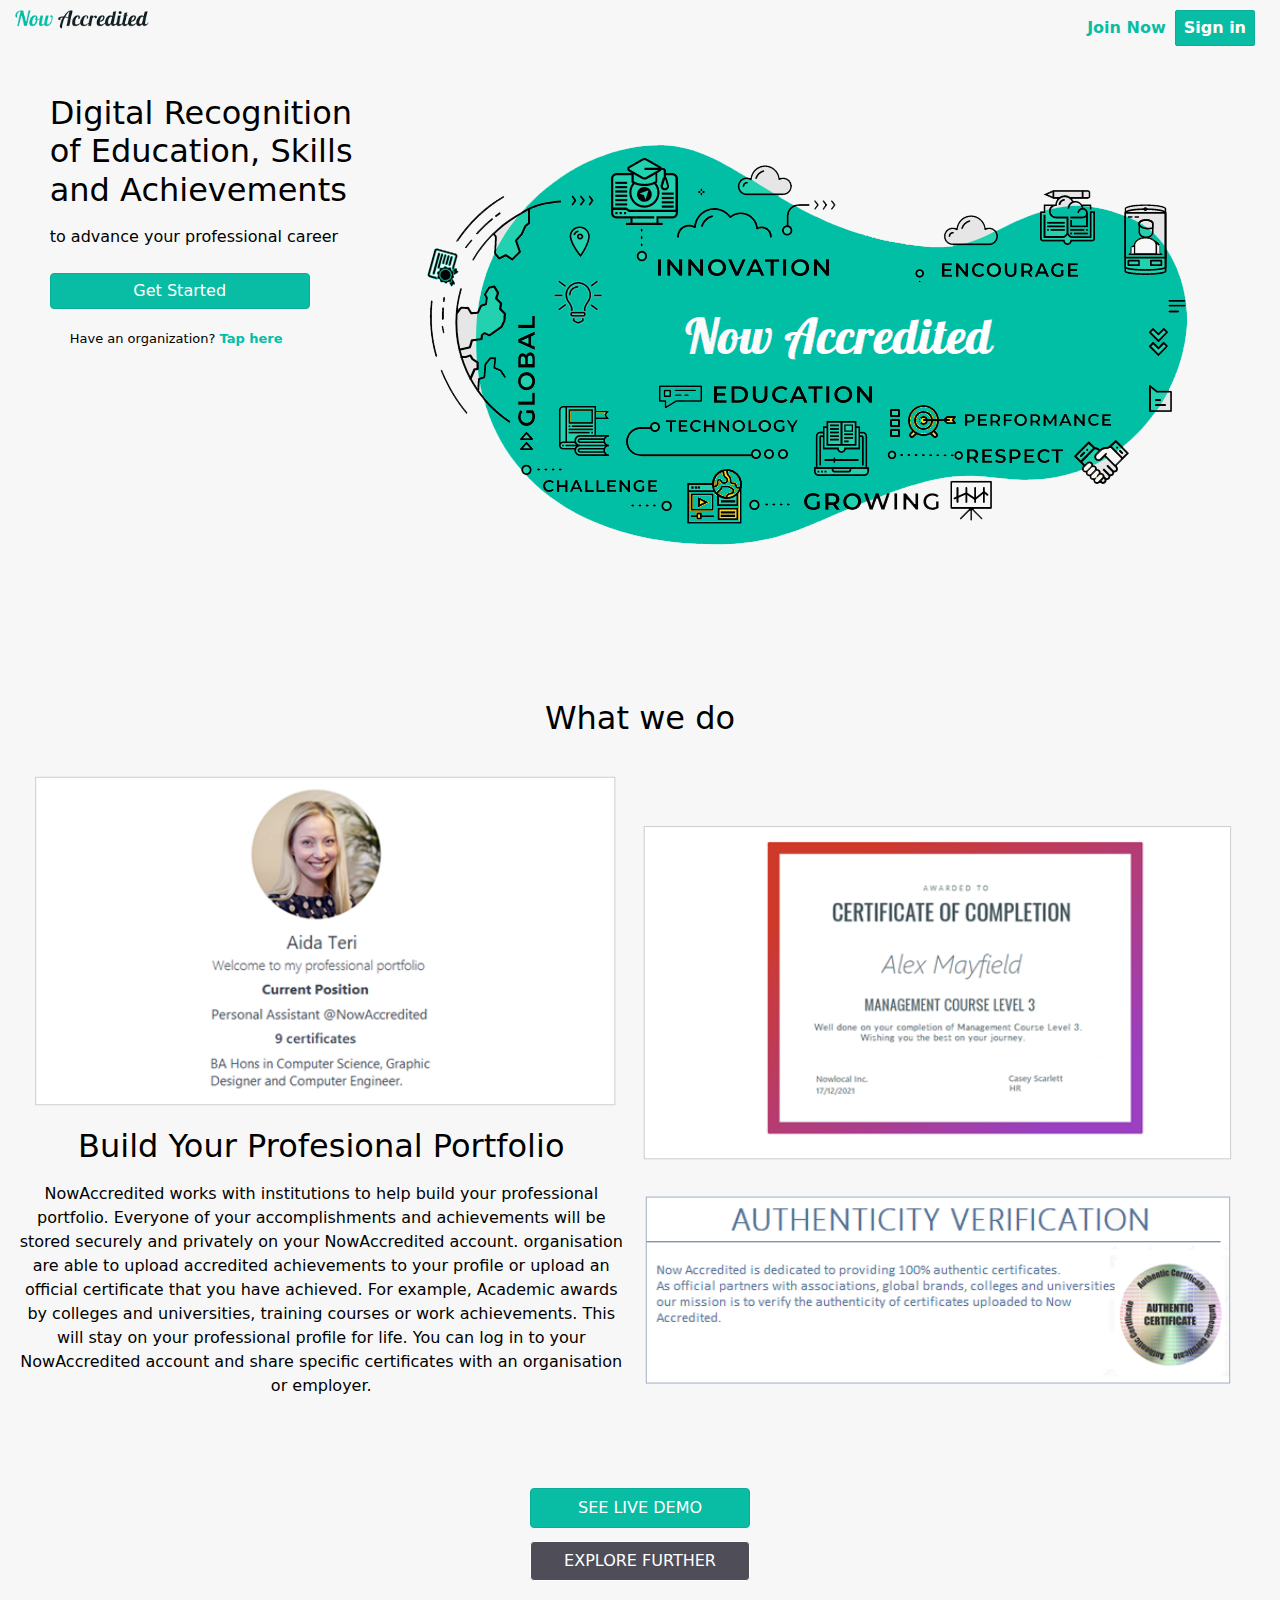
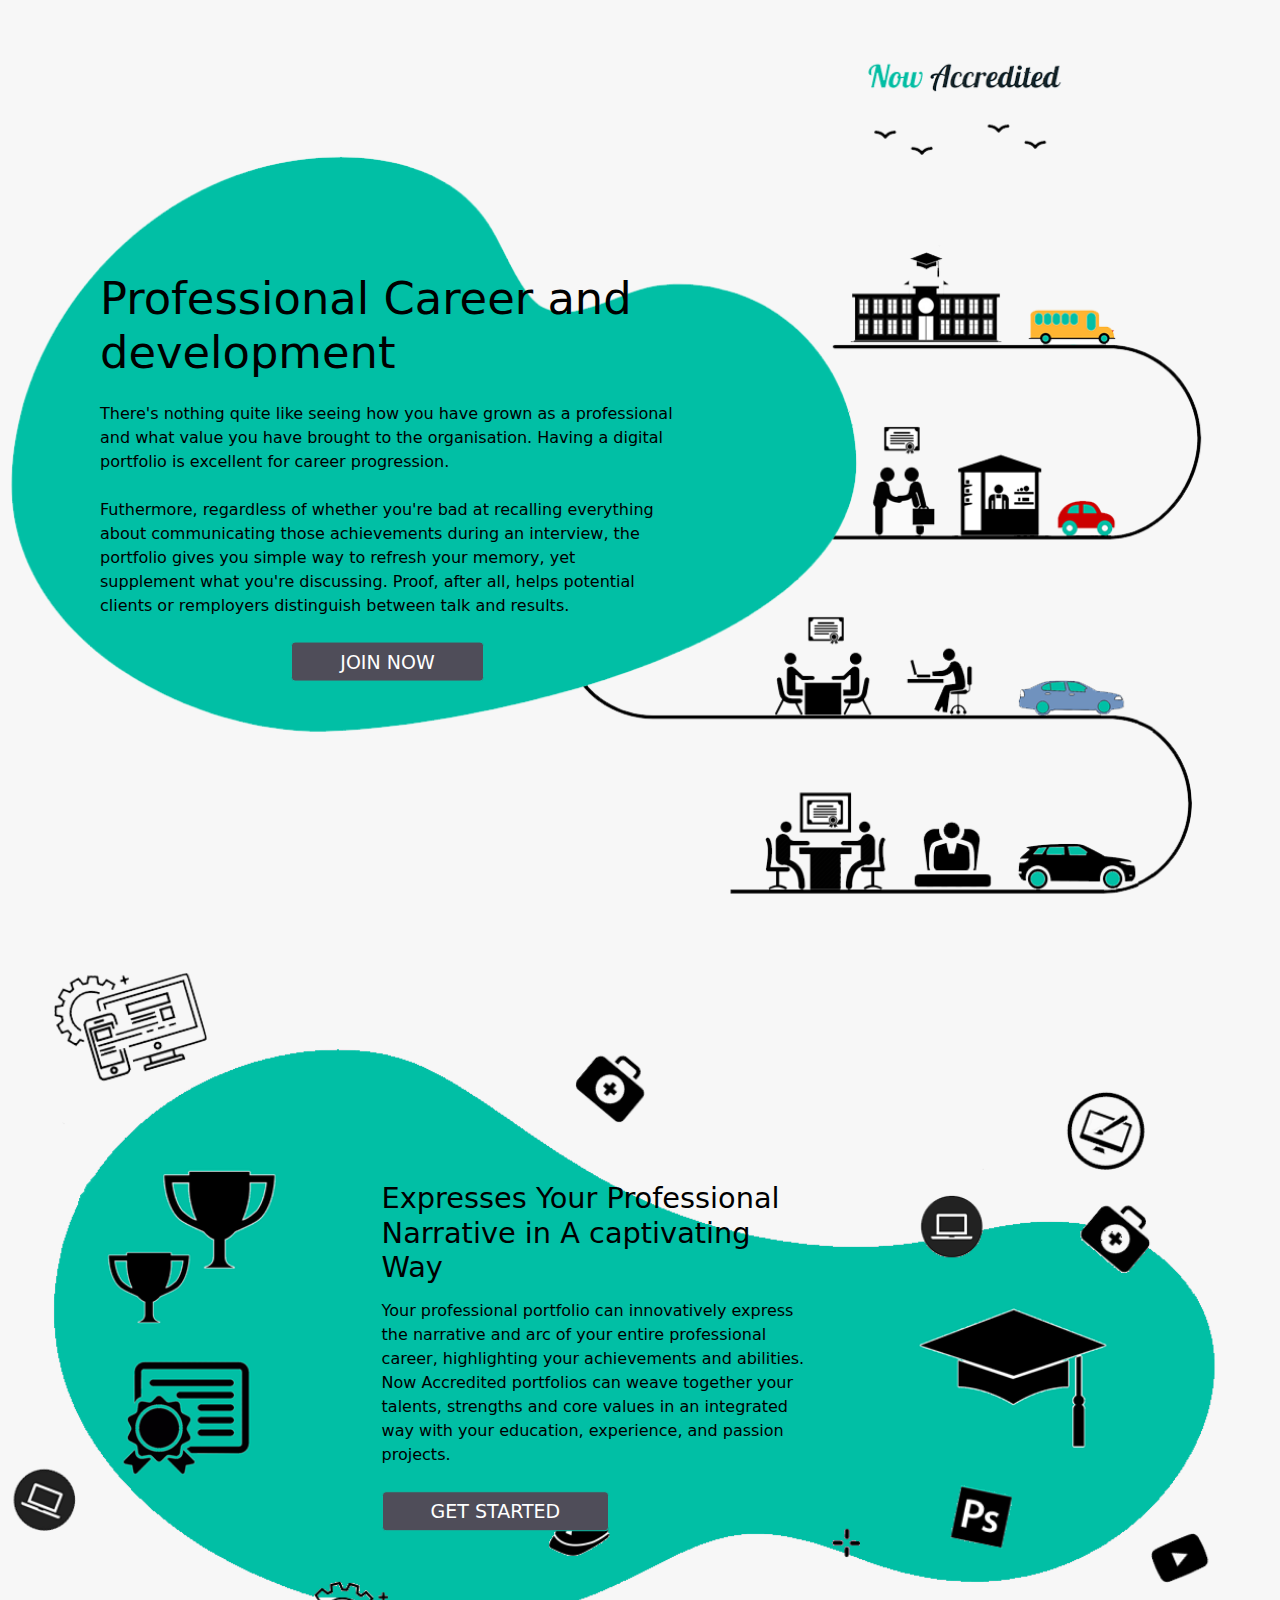
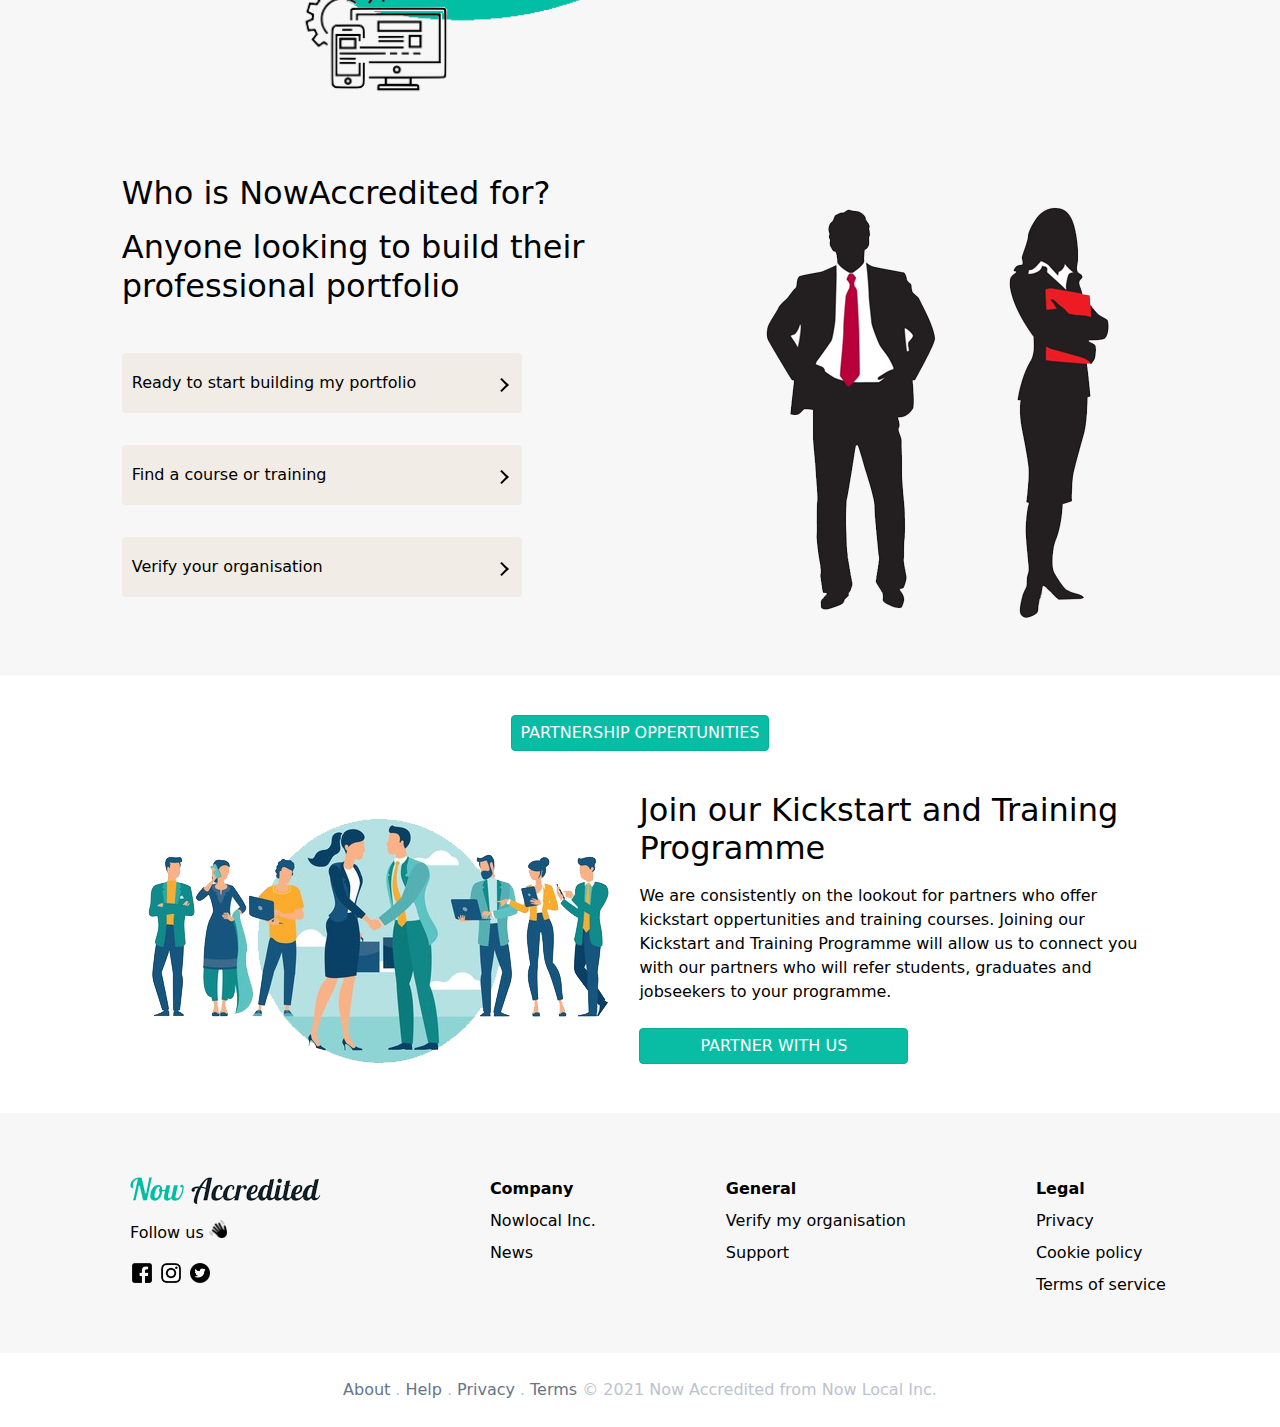
<file: index.html>
<!DOCTYPE html>
<html class="js-focus-visible" data-js-focus-visible=""><head><meta http-equiv="Content-Type" content="text/html; charset=UTF-8">
    <title>Now Accredited</title>
    <meta name="viewport" content="width=device-width, initial-scale=1, minimum-scale=1" />
    <link rel="stylesheet" href="assets/layout.css">
    <link rel="stylesheet" href="assets/responsive.css">
    <script>
        function copyURI(evt) {
            evt.preventDefault();
            let element = document.getElementById("copy-profile-link");
            navigator.clipboard.writeText(evt.target.getAttribute('href')).then(() => {
                /* clipboard successfully set */
                element.setAttribute('data-tooltip', 'Copied!')
            }, () => {
                /* clipboard write failed */
                element.setAttribute('data-tooltip', 'Failed to Copy!')
            });
        }
    </script>
    <style type="text/css">
        @font-face {
          font-weight: 400;
          font-style:  normal;
          font-family: 'Circular-Loom';

          src: url('https://cdn.loom.com/assets/fonts/circular/CircularXXWeb-Book-cd7d2bcec649b1243839a15d5eb8f0a3.woff2') format('woff2');
      }

      @font-face {
          font-weight: 500;
          font-style:  normal;
          font-family: 'Circular-Loom';

          src: url('https://cdn.loom.com/assets/fonts/circular/CircularXXWeb-Medium-d74eac43c78bd5852478998ce63dceb3.woff2') format('woff2');
      }

      @font-face {
          font-weight: 700;
          font-style:  normal;
          font-family: 'Circular-Loom';

          src: url('https://cdn.loom.com/assets/fonts/circular/CircularXXWeb-Bold-83b8ceaf77f49c7cffa44107561909e4.woff2') format('woff2');
      }

      @font-face {
          font-weight: 900;
          font-style:  normal;
          font-family: 'Circular-Loom';

          src: url('https://cdn.loom.com/assets/fonts/circular/CircularXXWeb-Black-bf067ecb8aa777ceb6df7d72226febca.woff2') format('woff2');
      }</style>
  </head>
  <body>
    <header class="navbar sslnav mb-2 pb-2">
        <section class="navbar-section">
            <a href="https://www.nowaccredited.org/">
                <img class="sslnavlogo" src="assets/logo.png" alt="">
            </a>
        </section>
        <section class="navbar-section sslnavend">
            <a href="https://www.nowaccredited.org/authorization/signup/" class="btn btn-link">Join Now</a>
            <a href="login.html" class="btn btn-primary">Sign in</a>

        </section>
    </header>
    <main class="landing">
        <div id="firstsection">
            <div>
                <h1>
                    Digital Recognition<br>
                    of Education, Skills<br>
                    and Achievements
                </h1>
                <p>
                    to advance your professional
                    career
                </p>
                <button class="btn btn-primary btn-intro">
                    Get Started
                </button>
                <p class="comment">
                    Have an organization?  <strong>Tap here</strong>
                </p>
            </div>
            <img src="assets/NA-Graphic.png" alt="" class="mobileres">

        </div>
        
        <div id="secondsection">
            <h1 class="introtitle">What we do</h1>
          <div>
              <div class="imgcontainer"><img src="assets/Aida graphic.png" alt=""  class="mobileres"></div>
              <h2>Build Your Profesional Portfolio</h2>
              <p>
                 NowAccredited works with institutions to help build your professional portfolio.
                 Everyone of your accomplishments and achievements will be stored securely and
                 privately on your NowAccredited account. organisation are able to upload accredited achievements to your profile or
                 upload an official certificate that you have achieved. For example, Academic awards by colleges and universities, training courses or work achievements.
                 This will stay on your professional profile for life. You can log in to your NowAccredited account and share specific certificates with an organisation or employer.
             </p>
              
         </div>
         <div>
            <div class="imgcontainer">
                <img src="assets/Certificate.png" alt="" class="mobileres">
            </div>
            <div class="imgcontainer"><img src="assets/Authentic Badge.png" alt="" class="mobileres"></div>
        </div>

    </div>
    <div id="thirdsection">
        <div class="btns">
        <button class="btn btn-primary"> SEE LIVE DEMO</button>
        <button class="btn btn-dark ">EXPLORE FURTHER</button>
    </div>
    <div class="imgcontainer">
        <div class="cont firstimg">
            <div class="row">
                <div class="span6 ml100">
<h2> Professional Career and development</h2>
<p>There's nothing quite like seeing how you have grown as a professional and what value you have brought to the organisation. Having a digital portfolio is excellent for career progression.</p>
<p>Futhermore, regardless of whether you're bad at recalling everything about communicating those achievements during an interview, the portfolio gives you simple way to refresh your memory, yet supplement what you're discussing. Proof, after all, helps potential clients or remployers distinguish between talk and results.</p>
<center><a href="https://www.nowaccredited.org/authorization/signup/" class="btn btn-grey">Join Now</a></center>
                </div>
                <div class="span6"></div>
            </div>
        </div>
        <img src="assets/Professional Career.png" alt="" class="mobileres desktop">
        <img src="assets/mobilecareer.svg" alt="" class="mobileres mobile">
    </div>
    <div class="imgcontainer">
        <div class="cont secondimg">
            <div class="row">
                <div class="span6 ml100">
<h2> Expresses Your Professional Narrative in A captivating Way</h2>
<p>Your professional portfolio can innovatively express the narrative and arc of your entire professional career, highlighting your achievements and abilities. Now Accredited portfolios can weave together your talents, strengths and core values in an integrated way with your education, experience, and passion projects.</p>
<a href="https://www.nowaccredited.org/" class="btn btn-grey">Get Started</a>
                </div>
                <div class="span6"></div>
            </div>
        </div>
        <img src="assets/Express Your Professional.png" alt="" class="mobileres desktop">

        <img src="assets/mobilecareer.svg" alt="" class="mobileres mobile">
    </div>
    </div>
    <div  id="fourthsection">
        <div class="targeted">
            <h1>
                Who is NowAccredited for?
            </h1>
            <h2>
                Anyone looking to build their<br>
                professional portfolio
            </h2>
            <ul>
                <button class="btn">
                    Ready to start building my portfolio
                    <i class="icon targeticon icon-x icon-arrow-right"></i>
                </button>
                <button class="btn">
                    Find a course or training
                    <i class="icon targeticon icon-x icon-arrow-right"></i>
                </button>
                <button class="btn">
                    Verify your organisation
                    <i class="icon targeticon icon-x icon-arrow-right"></i>
                </button>
            </ul>
        </div>
        <img src="assets/Business-image-1.png" alt=""   class="mobileres">
    </div>

    <div class="partnersection">
        <div class="cont">
            <div class="row">
                <button class="btn btn-primary center">
                    PARTNERSHIP OPPERTUNITIES
                </button>
            </div>
            <div class="row">
                <img src="assets/Partner-image.png" alt=""  class="mobileres">
                <div class="partenershiptext">
                    <h2>
                       Join our Kickstart
                       and Training Programme

                   </h2>
                   <p>We are consistently on the lookout for partners
                       who offer kickstart oppertunities and training
                       courses. Joining our Kickstart and Training
                       Programme will allow us to connect you with
                       our partners who will refer students, graduates and
                       jobseekers to your programme.

                   </p>
                   <button class="btn btn-primary btnpartner">
                    PARTNER WITH US
                </button>

            </div>
        </div>
    </div>
</div>
<div class="landing-footer">
    <ul>
        <li>        
            <img src="assets/logo.png" alt="">
        </li>
        <li class="desktop">
            Follow us <img src="assets/hand.png" alt="" class="handicon">
        </li>
        <li class="desktop">
            <ul class="socialicons">
                <li><a href="https://www.facebook.com/NowAccredited-105249392028994" target="_blank"><img src="assets/facebook.png" alt=""></a></li>
                <li><a href="https://www.instagram.com/nowaccredited/" target="_blank"><img src="assets/instagram.png" alt=""></a></li>
                <li><a href="https://twitter.com/nowaccredited" target="_blank"><img src="assets/twitter.png" alt=""></a></li>
            </ul>
        </li>
    </ul>
    <ul>
        <li><strong>Company</strong></li>
        <li>Nowlocal Inc.</li>
        <li>News</li>
    </ul>
    <ul>
        <li><strong>General</strong></li>
        <li>Verify my organisation </li>
        <li>Support </li>
    </ul>
    <ul>
        <li><strong>Legal</strong></li>
        <li>Privacy </li>
        <li>Cookie policy </li>
        <li>Terms of service </li>
    </ul>
    <ul class="mobile">
        <li>
            Follow us <img src="assets/hand.png" alt="" class="handicon">
        </li>
        <li>
            <ul class="socialicons">
                <li><a href="https://www.facebook.com/NowAccredited-105249392028994" target="_blank"><img src="assets/facebook.png" alt=""></a></li>
                <li><a href="https://www.instagram.com/nowaccredited/" target="_blank"><img src="assets/instagram.png" alt=""></a></li>
                <li><a href="https://twitter.com/nowaccredited" target="_blank"><img src="assets/twitter.png" alt=""></a></li>
            </ul>
        </li>
    </ul>
</div>
</main>
<footer class="section section-footer" style="background-color:#fff;">
    <div class="ssl-footer container grid-lg">
        <p><a href="https://www.nowaccredited.org/">About</a><span class="dots">.</span><a href="https://www.nowaccredited.org/">Help</a><span class="dots">.</span><a href="https://www.nowaccredited.org/privacy/">Privacy</a><span class="dots">.</span><a href="https://www.nowaccredited.org/terms/">Terms</a> © 2021 Now Accredited from Now Local Inc.</p>
    </div>
</footer>


</body>
</html>
</file>
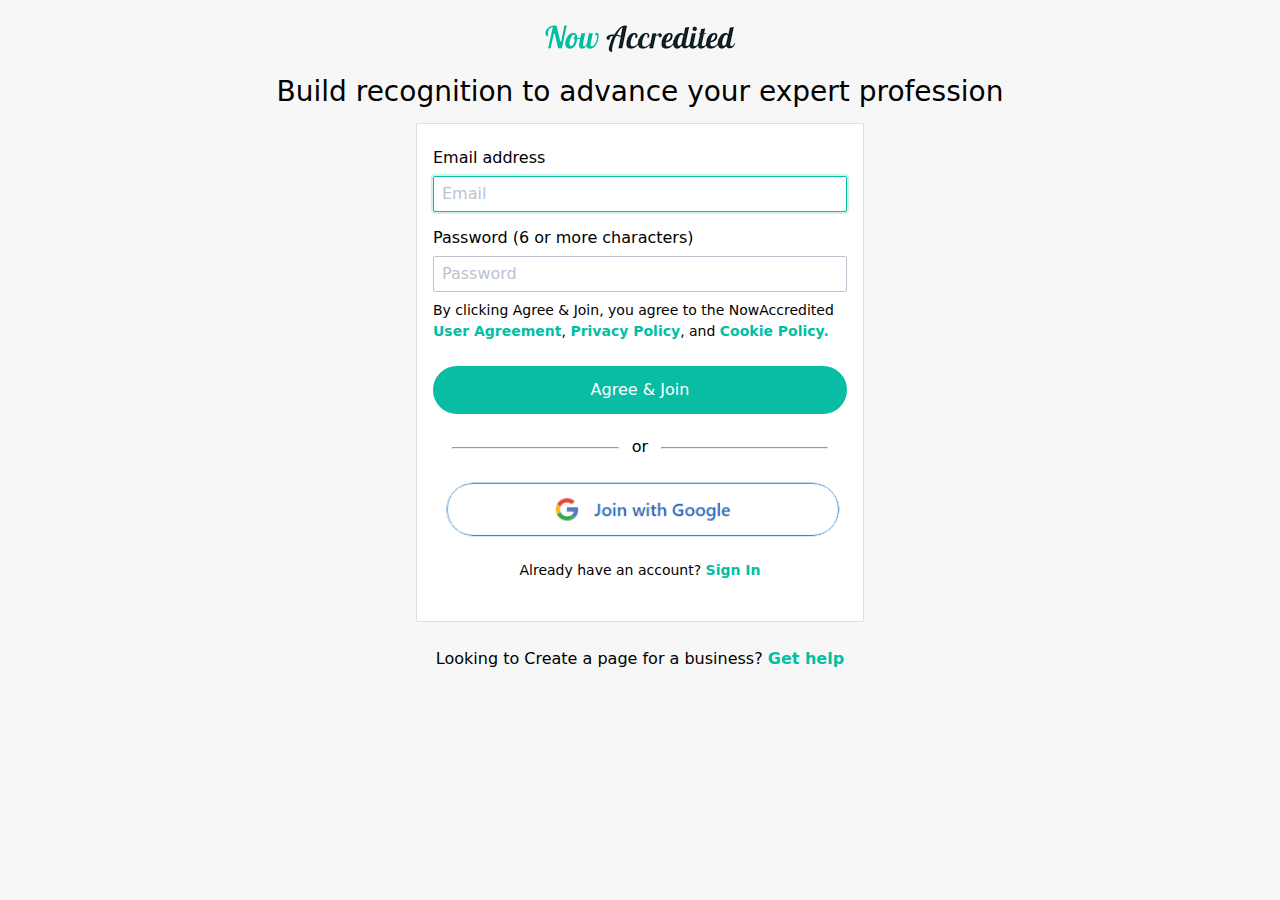
<file: login.html>
<!DOCTYPE html>
<html class="js-focus-visible" data-js-focus-visible=""><head><meta http-equiv="Content-Type" content="text/html; charset=UTF-8">
    <title>Now Accredited</title>
    <meta name="viewport" content="width=device-width, initial-scale=1, minimum-scale=1" />
    <link rel="stylesheet" href="assets/layout.css">
    <link rel="stylesheet" href="assets/responsive.css">
    <script>
        function copyURI(evt) {
            evt.preventDefault();
            let element = document.getElementById("copy-profile-link");
            navigator.clipboard.writeText(evt.target.getAttribute('href')).then(() => {
                /* clipboard successfully set */
                element.setAttribute('data-tooltip', 'Copied!')
            }, () => {
                /* clipboard write failed */
                element.setAttribute('data-tooltip', 'Failed to Copy!')
            });
        }
    </script>
    <style type="text/css">
        @font-face {
          font-weight: 400;
          font-style:  normal;
          font-family: 'Circular-Loom';

          src: url('https://cdn.loom.com/assets/fonts/circular/CircularXXWeb-Book-cd7d2bcec649b1243839a15d5eb8f0a3.woff2') format('woff2');
      }

      @font-face {
          font-weight: 500;
          font-style:  normal;
          font-family: 'Circular-Loom';

          src: url('https://cdn.loom.com/assets/fonts/circular/CircularXXWeb-Medium-d74eac43c78bd5852478998ce63dceb3.woff2') format('woff2');
      }

      @font-face {
          font-weight: 700;
          font-style:  normal;
          font-family: 'Circular-Loom';

          src: url('https://cdn.loom.com/assets/fonts/circular/CircularXXWeb-Bold-83b8ceaf77f49c7cffa44107561909e4.woff2') format('woff2');
      }

      @font-face {
          font-weight: 900;
          font-style:  normal;
          font-family: 'Circular-Loom';

          src: url('https://cdn.loom.com/assets/fonts/circular/CircularXXWeb-Black-bf067ecb8aa777ceb6df7d72226febca.woff2') format('woff2');
      }</style>
  </head>
  <body>
    <center class="mt20">
        <a href="https://www.nowaccredited.org/">
            <img class="sslnavlogo" src="assets/logo.png" alt="">
        </a>
    </center>
    <center><h3>Build recognition to advance your expert profession</h3></center>
    <div class="card col-6 p-centered col-sm-11 mt-2">
        <div class="card-body">
           <form method="post" action="https://www.nowaccredited.org/authorization/login/">
            <input type="hidden" name="csrfmiddlewaretoken" value="dKsXTJpNPDhcqoYU4FIQlvfe0Xa96qsV71QssHgzYtplMRS3Lj7smkiPF3OX572x">
            <div class="form-group">
                <label class="form-label" for="username">Email address</label>
                <input type="text" name="username" autofocus="" autocapitalize="none" autocomplete="email" maxlength="254" class="form-input" placeholder="Email" required="" id="id_username">
            </div>
            <div class="form-group">
                <label class="form-label" for="password">Password (6 or more characters)</label>
                <input type="password" name="password" autocomplete="current-password" class="form-input" placeholder="Password" required="" id="id_password">

            </div>
            <div class="form-group">
                <p>By clicking Agree & Join, you agree to the NowAccredited <a href="#" class="alink">User Agreement</a>, <a href="#" class="alink">Privacy Policy</a>, and <a href="#" class="alink">Cookie Policy.</a></p>
            </div>
            <input class="btn btn-primary p-centered" type="submit" value="Agree & Join">
            <div class="ortxt">
                <hr><span>or</span><hr>
            </div>
            <div class="form-group">
               <center> 
                <a href="#" class="joinwgoogle"><img src="assets/Join with Google.png" alt=""></a>
               </center>
            </div>
            <div class="form-group">
                <center><p>Already have an account? <a href="#" class="alink">Sign In</a></p></center>
            </div>

        </form>
    </div>
</div>
<center class="mt20"><p>Looking to Create a page for a business?  <a href="#" class="alink">Get help</a></p></center>
</body>
</html>
</file>
<file: assets/layout.css>
@charset "UTF-8";
.sslsidebar {
  margin: 1em;
  margin-left: 2.5em;
}
.sslsidebar .avatar {
  min-width: 3ch;
}
.sslsidebar .sslsubnav {
  min-width: 20vw;
  margin-top: 3em;
}
.sslsidebar .sslsubnav .label {
  background-color: unset !important;
}

.sslnav .btn {
  font-weight: bold;
}
.sslnav .btn-primary {
  background-color: #09bda4;
}
.sslnav .sslnavlogo {
  width: 70%;
}
.sslnav .sslnavitem {
  display: flex;
}
.sslnav .sslnavend {
  padding-right: 10px;
  padding-top: 10px;
}

@media only screen and (max-width: 600px) {
  .search-box {
    display: none !important;
  }
}
@media only screen and (min-width: 600px) {
  .mobile-search-box {
    display: none !important;
  }
}
.section-footer {
  text-align: center;
  color: #bcc3ce;
  padding: 1.8rem 0.75rem 1rem;
  position: relative;
  z-index: 200;
}

.section-footer a {
  color: #66758c;
}

.ssl-footer {
  color: #bcc3ce;
  padding: 0.5rem;
}

.version::after {
  content: "0.0.0";
}

/* Add whitespace to emphasize explanatory text. */
.explanation {
  margin-left: 25%;
  margin-right: 25%;
}

/* Dropshadow effect for navbar. */
.navshadow {
  box-shadow: 2px 2px 2px lightgrey;
}

.scrollable {
  height: 70vh;
  overflow-y: auto;
}

body {
  background-color: #F7F7F7 !important;
}

.center {
  display: block !important;
  margin-left: auto;
  margin-right: auto;
}

.landing {
  font-family: -apple-system, system-ui, BlinkMacSystemFont, "Segoe UI";
  background-color: #F7F7F7;
}
.landing .introtitle {
  text-align: center;
  margin-top: 4rem;
}
.landing .btn-intro {
  width: 13rem;
}
.landing .comment {
  color: black;
  margin: 1rem;
  font-weight: normal;
  font-size: small;
}
.landing h1 {
  font-weight: normal;
}
.landing p {
  font-weight: lighter;
}
.landing .btn {
  border-radius: 4px;
}
.landing .btns {
  display: flex;
  flex-direction: column;
  align-items: center;
}
.landing .btns .btn {
  width: 11rem;
  margin: 0.4em;
  height: 2rem;
}
.landing .btns .btn-dark {
  background-color: #4F4D58;
  border-color: unset;
  color: white;
}
.landing .targeted ul {
  display: flex;
  flex-direction: column;
  margin: 0;
}
.landing .targeted .targeticon {
  float: right;
  margin-top: 6px;
}
.landing .targeted .btn {
  background-color: #f1ece5;
  color: black;
  width: 20rem;
  height: 3rem;
  border: 2px solid #f1ece5;
  margin-top: 2em;
  font-weight: lighter;
  text-align: start;
}

.landing > div {
  display: flex;
  flex-direction: row;
  margin-top: 4rem;
  margin-left: 5rem;
}

.landing div:nth-child(2) {
  margin-right: 5rem;
}

.landing .imgcontainer {
  margin-top: 0px;
  margin-left: auto;
  margin-right: auto;
}

.partenershiptext {
  max-width: 35ch;
  margin-left: 7rem;
}

.landing-footer {
  background-color: #F7F7F7;
  display: flex !important;
  flex-direction: row;
  justify-content: space-between;
  margin-top: 6rem;
}
.landing-footer ul {
  display: flex;
  flex-direction: column;
}
.landing-footer ul li {
  list-style: none;
}

.divider[data-content]::after,
.divider-vert[data-content]::after {
  background: #f7f8f9 !important;
}

/*! Spectre.css v0.5.9 | MIT License | github.com/picturepan2/spectre */
/* Manually forked from Normalize.css */
/* normalize.css v5.0.0 | MIT License | github.com/necolas/normalize.css */
/**
 * 1. Change the default font family in all browsers (opinionated).
 * 2. Correct the line height in all browsers.
 * 3. Prevent adjustments of font size after orientation changes in
 *    IE on Windows Phone and in iOS.
 */
/* Document
   ========================================================================== */
html {
  font-family: sans-serif;
  /* 1 */
  -ms-text-size-adjust: 100%;
  /* 3 */
  -webkit-text-size-adjust: 100%;
  /* 3 */
}

/* Sections
   ========================================================================== */
/**
 * Remove the margin in all browsers (opinionated).
 */
body {
  margin: 0;
}

/**
 * Add the correct display in IE 9-.
 */
article,
aside,
footer,
header,
nav,
section {
  display: block;
}

/**
 * Correct the font size and margin on `h1` elements within `section` and
 * `article` contexts in Chrome, Firefox, and Safari.
 */
h1 {
  font-size: 2em;
  margin: 0.67em 0;
}

/* Grouping content
   ========================================================================== */
/**
 * Add the correct display in IE 9-.
 * 1. Add the correct display in IE.
 */
figcaption,
figure,
main {
  /* 1 */
  display: block;
}

/**
 * Add the correct margin in IE 8 (removed).
 */
/**
 * 1. Add the correct box sizing in Firefox.
 * 2. Show the overflow in Edge and IE.
 */
hr {
  box-sizing: content-box;
  /* 1 */
  height: 0;
  /* 1 */
  overflow: visible;
  /* 2 */
}

/**
 * 1. Correct the inheritance and scaling of font size in all browsers. (removed)
 * 2. Correct the odd `em` font sizing in all browsers.
 */
/* Text-level semantics
   ========================================================================== */
/**
 * 1. Remove the gray background on active links in IE 10.
 * 2. Remove gaps in links underline in iOS 8+ and Safari 8+.
 */
a {
  background-color: transparent;
  /* 1 */
  -webkit-text-decoration-skip: objects;
  /* 2 */
}

/**
 * Remove the outline on focused links when they are also active or hovered
 * in all browsers (opinionated).
 */
a:active,
a:hover {
  outline-width: 0;
}

/**
 * Modify default styling of address.
 */
address {
  font-style: normal;
}

/**
 * 1. Remove the bottom border in Firefox 39-.
 * 2. Add the correct text decoration in Chrome, Edge, IE, Opera, and Safari. (removed)
 */
/**
 * Prevent the duplicate application of `bolder` by the next rule in Safari 6.
 */
b,
strong {
  font-weight: inherit;
}

/**
 * Add the correct font weight in Chrome, Edge, and Safari.
 */
b,
strong {
  font-weight: bolder;
}

/**
 * 1. Correct the inheritance and scaling of font size in all browsers.
 * 2. Correct the odd `em` font sizing in all browsers.
 */
code,
kbd,
pre,
samp {
  font-family: "SF Mono", "Segoe UI Mono", "Roboto Mono", Menlo, Courier, monospace;
  /* 1 (changed) */
  font-size: 1em;
  /* 2 */
}

/**
 * Add the correct font style in Android 4.3-.
 */
dfn {
  font-style: italic;
}

/**
 * Add the correct background and color in IE 9-. (Removed)
 */
/**
 * Add the correct font size in all browsers.
 */
small {
  font-size: 80%;
  font-weight: 400;
  /* (added) */
}

/**
 * Prevent `sub` and `sup` elements from affecting the line height in
 * all browsers.
 */
sub,
sup {
  font-size: 75%;
  line-height: 0;
  position: relative;
  vertical-align: baseline;
}

sub {
  bottom: -0.25em;
}

sup {
  top: -0.5em;
}

/* Embedded content
   ========================================================================== */
/**
 * Add the correct display in IE 9-.
 */
audio,
video {
  display: inline-block;
}

/**
 * Add the correct display in iOS 4-7.
 */
audio:not([controls]) {
  display: none;
  height: 0;
}

/**
 * Remove the border on images inside links in IE 10-.
 */
img {
  border-style: none;
}

/**
 * Hide the overflow in IE.
 */
svg:not(:root) {
  overflow: hidden;
}

/* Forms
   ========================================================================== */
/**
 * 1. Change the font styles in all browsers (opinionated).
 * 2. Remove the margin in Firefox and Safari.
 */
button,
input,
optgroup,
select,
textarea {
  font-family: inherit;
  /* 1 (changed) */
  font-size: inherit;
  /* 1 (changed) */
  line-height: inherit;
  /* 1 (changed) */
  margin: 0;
  /* 2 */
}

/**
 * Show the overflow in IE.
 * 1. Show the overflow in Edge.
 */
button,
input {
  /* 1 */
  overflow: visible;
}

/**
 * Remove the inheritance of text transform in Edge, Firefox, and IE.
 * 1. Remove the inheritance of text transform in Firefox.
 */
button,
select {
  /* 1 */
  text-transform: none;
}

/**
 * 1. Prevent a WebKit bug where (2) destroys native `audio` and `video`
 *    controls in Android 4.
 * 2. Correct the inability to style clickable types in iOS and Safari.
 */
button,
html [type=button],
[type=reset],
[type=submit] {
  -webkit-appearance: button;
  /* 2 */
}

/**
 * Remove the inner border and padding in Firefox.
 */
button::-moz-focus-inner,
[type=button]::-moz-focus-inner,
[type=reset]::-moz-focus-inner,
[type=submit]::-moz-focus-inner {
  border-style: none;
  padding: 0;
}

/**
 * Restore the focus styles unset by the previous rule (removed).
 */
/**
 * Change the border, margin, and padding in all browsers (opinionated) (changed).
 */
fieldset {
  border: 0;
  margin: 0;
  padding: 0;
}

/**
 * 1. Correct the text wrapping in Edge and IE.
 * 2. Correct the color inheritance from `fieldset` elements in IE.
 * 3. Remove the padding so developers are not caught out when they zero out
 *    `fieldset` elements in all browsers.
 */
legend {
  box-sizing: border-box;
  /* 1 */
  color: inherit;
  /* 2 */
  display: table;
  /* 1 */
  max-width: 100%;
  /* 1 */
  padding: 0;
  /* 3 */
  white-space: normal;
  /* 1 */
}

/**
 * 1. Add the correct display in IE 9-.
 * 2. Add the correct vertical alignment in Chrome, Firefox, and Opera.
 */
progress {
  display: inline-block;
  /* 1 */
  vertical-align: baseline;
  /* 2 */
}

/**
 * Remove the default vertical scrollbar in IE.
 */
textarea {
  overflow: auto;
}

/**
 * 1. Add the correct box sizing in IE 10-.
 * 2. Remove the padding in IE 10-.
 */
[type=checkbox],
[type=radio] {
  box-sizing: border-box;
  /* 1 */
  padding: 0;
  /* 2 */
}

/**
 * Correct the cursor style of increment and decrement buttons in Chrome.
 */
[type=number]::-webkit-inner-spin-button,
[type=number]::-webkit-outer-spin-button {
  height: auto;
}

/**
 * 1. Correct the odd appearance in Chrome and Safari.
 * 2. Correct the outline style in Safari.
 */
[type=search] {
  -webkit-appearance: textfield;
  /* 1 */
  outline-offset: -2px;
  /* 2 */
}

/**
 * Remove the inner padding and cancel buttons in Chrome and Safari on macOS.
 */
[type=search]::-webkit-search-cancel-button,
[type=search]::-webkit-search-decoration {
  -webkit-appearance: none;
}

/**
 * 1. Correct the inability to style clickable types in iOS and Safari.
 * 2. Change font properties to `inherit` in Safari.
 */
::-webkit-file-upload-button {
  -webkit-appearance: button;
  /* 1 */
  font: inherit;
  /* 2 */
}

/* Interactive
   ========================================================================== */
/*
 * Add the correct display in IE 9-.
 * 1. Add the correct display in Edge, IE, and Firefox.
 */
details,
menu {
  display: block;
}

/*
 * Add the correct display in all browsers.
 */
summary {
  display: list-item;
  outline: none;
}

/* Scripting
   ========================================================================== */
/**
 * Add the correct display in IE 9-.
 */
canvas {
  display: inline-block;
}

/**
 * Add the correct display in IE.
 */
template {
  display: none;
}

/* Hidden
   ========================================================================== */
/**
 * Add the correct display in IE 10-.
 */
[hidden] {
  display: none;
}

*,
*::before,
*::after {
  box-sizing: inherit;
}

html {
  box-sizing: border-box;
  font-size: 20px;
  line-height: 1.5;
  -webkit-tap-highlight-color: transparent;
}

body {
  background: #fff;
  color: #3b4351;
  font-family: -apple-system, system-ui, BlinkMacSystemFont, "Segoe UI", Roboto, "Helvetica Neue", sans-serif;
  font-size: 0.8rem;
  overflow-x: hidden;
  text-rendering: optimizeLegibility;
}

a {
  color: #09bda4;
  outline: none;
  text-decoration: none;
}
a:focus {
  box-shadow: 0 0 0 0.1rem rgba(9, 189, 164, 0.2);
}
a:focus, a:hover, a:active, a.active {
  color: #078c7a;
  text-decoration: underline;
}
a:visited {
  color: #0beece;
}

h1,
h2,
h3,
h4,
h5,
h6 {
  color: inherit;
  font-weight: 500;
  line-height: 1.2;
  margin-bottom: 0.5em;
  margin-top: 0;
}

.h1,
.h2,
.h3,
.h4,
.h5,
.h6 {
  font-weight: 500;
}

h1,
.h1 {
  font-size: 2rem;
}

h2,
.h2 {
  font-size: 1.6rem;
}

h3,
.h3 {
  font-size: 1.4rem;
}

h4,
.h4 {
  font-size: 1.2rem;
}

h5,
.h5 {
  font-size: 1rem;
}

h6,
.h6 {
  font-size: 0.8rem;
}

p {
  margin: 0 0 1.2rem;
}

a,
ins,
u {
  text-decoration-skip: ink edges;
}

abbr[title] {
  border-bottom: 0.05rem dotted;
  cursor: help;
  text-decoration: none;
}

kbd {
  border-radius: 0.1rem;
  line-height: 1.25;
  padding: 0.1rem 0.2rem;
  background: #303742;
  color: #fff;
  font-size: 0.7rem;
}

mark {
  background: #ffe9b3;
  color: #3b4351;
  border-bottom: 0.05rem solid #ffd367;
  border-radius: 0.1rem;
  padding: 0.05rem 0.1rem 0;
}

blockquote {
  border-left: 0.1rem solid #dadee4;
  margin-left: 0;
  padding: 0.4rem 0.8rem;
}
blockquote p:last-child {
  margin-bottom: 0;
}

ul,
ol {
  margin: 0.8rem 0 0.8rem 0.8rem;
  padding: 0;
}
ul ul,
ul ol,
ol ul,
ol ol {
  margin: 0.8rem 0 0.8rem 0.8rem;
}
ul li,
ol li {
  margin-top: 0.4rem;
}

ul {
  list-style: disc inside;
}
ul ul {
  list-style-type: circle;
}

ol {
  list-style: decimal inside;
}
ol ol {
  list-style-type: lower-alpha;
}

dl dt {
  font-weight: bold;
}
dl dd {
  margin: 0.4rem 0 0.8rem 0;
}

html:lang(zh),
html:lang(zh-Hans),
.lang-zh,
.lang-zh-hans {
  font-family: -apple-system, system-ui, BlinkMacSystemFont, "Segoe UI", Roboto, "PingFang SC", "Hiragino Sans GB", "Microsoft YaHei", "Helvetica Neue", sans-serif;
}

html:lang(zh-Hant),
.lang-zh-hant {
  font-family: -apple-system, system-ui, BlinkMacSystemFont, "Segoe UI", Roboto, "PingFang TC", "Hiragino Sans CNS", "Microsoft JhengHei", "Helvetica Neue", sans-serif;
}

html:lang(ja),
.lang-ja {
  font-family: -apple-system, system-ui, BlinkMacSystemFont, "Segoe UI", Roboto, "Hiragino Sans", "Hiragino Kaku Gothic Pro", "Yu Gothic", YuGothic, Meiryo, "Helvetica Neue", sans-serif;
}

html:lang(ko),
.lang-ko {
  font-family: -apple-system, system-ui, BlinkMacSystemFont, "Segoe UI", Roboto, "Malgun Gothic", "Helvetica Neue", sans-serif;
}

:lang(zh) ins,
:lang(zh) u,
:lang(ja) ins,
:lang(ja) u,
.lang-cjk ins,
.lang-cjk u {
  border-bottom: 0.05rem solid;
  text-decoration: none;
}
:lang(zh) del + del,
:lang(zh) del + s,
:lang(zh) ins + ins,
:lang(zh) ins + u,
:lang(zh) s + del,
:lang(zh) s + s,
:lang(zh) u + ins,
:lang(zh) u + u,
:lang(ja) del + del,
:lang(ja) del + s,
:lang(ja) ins + ins,
:lang(ja) ins + u,
:lang(ja) s + del,
:lang(ja) s + s,
:lang(ja) u + ins,
:lang(ja) u + u,
.lang-cjk del + del,
.lang-cjk del + s,
.lang-cjk ins + ins,
.lang-cjk ins + u,
.lang-cjk s + del,
.lang-cjk s + s,
.lang-cjk u + ins,
.lang-cjk u + u {
  margin-left: 0.125em;
}

.table {
  border-collapse: collapse;
  border-spacing: 0;
  width: 100%;
  text-align: left;
}
.table.table-striped tbody tr:nth-of-type(odd) {
  background: #f7f8f9;
}
.table tbody tr.active, .table.table-striped tbody tr.active {
  background: #eef0f3;
}
.table.table-hover tbody tr:hover {
  background: #eef0f3;
}
.table.table-scroll {
  display: block;
  overflow-x: auto;
  padding-bottom: 0.75rem;
  white-space: nowrap;
}
.table td,
.table th {
  border-bottom: 0.05rem solid #dadee4;
  padding: 0.6rem 0.4rem;
}
.table th {
  border-bottom-width: 0.1rem;
}

.btn {
  appearance: none;
  background: #fff;
  border: 0.05rem solid #09bda4;
  border-radius: 0.1rem;
  color: #09bda4;
  cursor: pointer;
  display: inline-block;
  font-size: 0.8rem;
  height: 1.8rem;
  line-height: 1.2rem;
  outline: none;
  padding: 0.25rem 0.4rem;
  text-align: center;
  text-decoration: none;
  transition: background 0.2s, border 0.2s, box-shadow 0.2s, color 0.2s;
  user-select: none;
  vertical-align: middle;
  white-space: nowrap;
}
.btn:focus {
  box-shadow: 0 0 0 0.1rem rgba(9, 189, 164, 0.2);
}
.btn:focus, .btn:hover {
  background: #8cfaea;
  border-color: #08ae97;
  text-decoration: none;
}
.btn:active, .btn.active {
  background: #08ae97;
  border-color: #079682;
  color: #fff;
  text-decoration: none;
}
.btn:active.loading::after, .btn.active.loading::after {
  border-bottom-color: #fff;
  border-left-color: #fff;
}
.btn[disabled], .btn:disabled, .btn.disabled {
  cursor: default;
  opacity: 0.5;
  pointer-events: none;
}
.btn.btn-primary {
  background: #09bda4;
  border-color: #08ae97;
  color: #fff;
}
.btn.btn-primary:focus, .btn.btn-primary:hover {
  background: #08a58f;
  border-color: #079682;
  color: #fff;
}
.btn.btn-primary:active, .btn.btn-primary.active {
  background: #079b86;
  border-color: #078c7a;
  color: #fff;
}
.btn.btn-primary.loading::after {
  border-bottom-color: #fff;
  border-left-color: #fff;
}
.btn.btn-success {
  background: #32b643;
  border-color: #2faa3f;
  color: #fff;
}
.btn.btn-success:focus {
  box-shadow: 0 0 0 0.1rem rgba(50, 182, 67, 0.2);
}
.btn.btn-success:focus, .btn.btn-success:hover {
  background: #30ae40;
  border-color: #2da23c;
  color: #fff;
}
.btn.btn-success:active, .btn.btn-success.active {
  background: #2a9a39;
  border-color: #278e34;
  color: #fff;
}
.btn.btn-success.loading::after {
  border-bottom-color: #fff;
  border-left-color: #fff;
}
.btn.btn-error {
  background: #e85600;
  border-color: #d95000;
  color: #fff;
}
.btn.btn-error:focus {
  box-shadow: 0 0 0 0.1rem rgba(232, 86, 0, 0.2);
}
.btn.btn-error:focus, .btn.btn-error:hover {
  background: #de5200;
  border-color: #cf4d00;
  color: #fff;
}
.btn.btn-error:active, .btn.btn-error.active {
  background: #c44900;
  border-color: #b54300;
  color: #fff;
}
.btn.btn-error.loading::after {
  border-bottom-color: #fff;
  border-left-color: #fff;
}
.btn.btn-link {
  background: transparent;
  border-color: transparent;
  color: #09bda4;
}
.btn.btn-link:focus, .btn.btn-link:hover, .btn.btn-link:active, .btn.btn-link.active {
  color: #078c7a;
}
.btn.btn-sm {
  font-size: 0.7rem;
  height: 1.4rem;
  padding: 0.05rem 0.3rem;
}
.btn.btn-lg {
  font-size: 0.9rem;
  height: 2rem;
  padding: 0.35rem 0.6rem;
}
.btn.btn-block {
  display: block;
  width: 100%;
}
.btn.btn-action {
  width: 1.8rem;
  padding-left: 0;
  padding-right: 0;
}
.btn.btn-action.btn-sm {
  width: 1.4rem;
}
.btn.btn-action.btn-lg {
  width: 2rem;
}
.btn.btn-clear {
  background: transparent;
  border: 0;
  color: currentColor;
  height: 1rem;
  line-height: 0.8rem;
  margin-left: 0.2rem;
  margin-right: -2px;
  opacity: 1;
  padding: 0.1rem;
  text-decoration: none;
  width: 1rem;
}
.btn.btn-clear:focus, .btn.btn-clear:hover {
  background: rgba(247, 248, 249, 0.5);
  opacity: 0.95;
}
.btn.btn-clear::before {
  content: "✕";
}

.btn-group {
  display: inline-flex;
  flex-wrap: wrap;
}
.btn-group .btn {
  flex: 1 0 auto;
}
.btn-group .btn:first-child:not(:last-child) {
  border-bottom-right-radius: 0;
  border-top-right-radius: 0;
}
.btn-group .btn:not(:first-child):not(:last-child) {
  border-radius: 0;
  margin-left: -0.05rem;
}
.btn-group .btn:last-child:not(:first-child) {
  border-bottom-left-radius: 0;
  border-top-left-radius: 0;
  margin-left: -0.05rem;
}
.btn-group .btn:focus, .btn-group .btn:hover, .btn-group .btn:active, .btn-group .btn.active {
  z-index: 1;
}
.btn-group.btn-group-block {
  display: flex;
}
.btn-group.btn-group-block .btn {
  flex: 1 0 0;
}

.form-group:not(:last-child) {
  margin-bottom: 0.4rem;
}

fieldset {
  margin-bottom: 0.8rem;
}

legend {
  font-size: 0.9rem;
  font-weight: 500;
  margin-bottom: 0.8rem;
}

.form-label {
  display: block;
  line-height: 1.2rem;
  padding: 0.3rem 0;
}
.form-label.label-sm {
  font-size: 0.7rem;
  padding: 0.1rem 0;
}
.form-label.label-lg {
  font-size: 0.9rem;
  padding: 0.4rem 0;
}

.form-input {
  appearance: none;
  background: #fff;
  background-image: none;
  border: 0.05rem solid #bcc3ce;
  border-radius: 0.1rem;
  color: #3b4351;
  display: block;
  font-size: 0.8rem;
  height: 1.8rem;
  line-height: 1.2rem;
  max-width: 100%;
  outline: none;
  padding: 0.25rem 0.4rem;
  position: relative;
  transition: background 0.2s, border 0.2s, box-shadow 0.2s, color 0.2s;
  width: 100%;
}
.form-input:focus {
  box-shadow: 0 0 0 0.1rem rgba(9, 189, 164, 0.2);
  border-color: #09bda4;
}
.form-input::placeholder {
  color: #bcc3ce;
}
.form-input.input-sm {
  font-size: 0.7rem;
  height: 1.4rem;
  padding: 0.05rem 0.3rem;
}
.form-input.input-lg {
  font-size: 0.9rem;
  height: 2rem;
  padding: 0.35rem 0.6rem;
}
.form-input.input-inline {
  display: inline-block;
  vertical-align: middle;
  width: auto;
}
.form-input[type=file] {
  height: auto;
}

textarea.form-input, textarea.form-input.input-lg, textarea.form-input.input-sm {
  height: auto;
}

.form-input-hint {
  color: #bcc3ce;
  font-size: 0.7rem;
  margin-top: 0.2rem;
}
.has-success .form-input-hint, .is-success + .form-input-hint {
  color: #32b643;
}
.has-error .form-input-hint, .is-error + .form-input-hint {
  color: #e85600;
}

.form-select {
  appearance: none;
  border: 0.05rem solid #bcc3ce;
  border-radius: 0.1rem;
  color: inherit;
  font-size: 0.8rem;
  height: 1.8rem;
  line-height: 1.2rem;
  outline: none;
  padding: 0.25rem 0.4rem;
  vertical-align: middle;
  width: 100%;
  background: #fff;
}
.form-select:focus {
  box-shadow: 0 0 0 0.1rem rgba(9, 189, 164, 0.2);
  border-color: #09bda4;
}
.form-select::-ms-expand {
  display: none;
}
.form-select.select-sm {
  font-size: 0.7rem;
  height: 1.4rem;
  padding: 0.05rem 1.1rem 0.05rem 0.3rem;
}
.form-select.select-lg {
  font-size: 0.9rem;
  height: 2rem;
  padding: 0.35rem 1.4rem 0.35rem 0.6rem;
}
.form-select[size], .form-select[multiple] {
  height: auto;
  padding: 0.25rem 0.4rem;
}
.form-select[size] option, .form-select[multiple] option {
  padding: 0.1rem 0.2rem;
}
.form-select:not([multiple]):not([size]) {
  background: #fff url("data:image/svg+xml;charset=utf8,%3Csvg%20xmlns='http://www.w3.org/2000/svg'%20viewBox='0%200%204%205'%3E%3Cpath%20fill='%23667189'%20d='M2%200L0%202h4zm0%205L0%203h4z'/%3E%3C/svg%3E") no-repeat right 0.35rem center/0.4rem 0.5rem;
  padding-right: 1.2rem;
}

.has-icon-left,
.has-icon-right {
  position: relative;
}
.has-icon-left .form-icon,
.has-icon-right .form-icon {
  height: 0.8rem;
  margin: 0 0.25rem;
  position: absolute;
  top: 50%;
  transform: translateY(-50%);
  width: 0.8rem;
  z-index: 2;
}

.has-icon-left .form-icon {
  left: 0.05rem;
}
.has-icon-left .form-input {
  padding-left: 1.3rem;
}

.has-icon-right .form-icon {
  right: 0.05rem;
}
.has-icon-right .form-input {
  padding-right: 1.3rem;
}

.form-checkbox,
.form-radio,
.form-switch {
  display: block;
  line-height: 1.2rem;
  margin: 0.2rem 0;
  min-height: 1.4rem;
  padding: 0.1rem 0.4rem 0.1rem 1.2rem;
  position: relative;
}
.form-checkbox input,
.form-radio input,
.form-switch input {
  clip: rect(0, 0, 0, 0);
  height: 1px;
  margin: -1px;
  overflow: hidden;
  position: absolute;
  width: 1px;
}
.form-checkbox input:focus + .form-icon,
.form-radio input:focus + .form-icon,
.form-switch input:focus + .form-icon {
  box-shadow: 0 0 0 0.1rem rgba(9, 189, 164, 0.2);
  border-color: #09bda4;
}
.form-checkbox input:checked + .form-icon,
.form-radio input:checked + .form-icon,
.form-switch input:checked + .form-icon {
  background: #09bda4;
  border-color: #09bda4;
}
.form-checkbox .form-icon,
.form-radio .form-icon,
.form-switch .form-icon {
  border: 0.05rem solid #bcc3ce;
  cursor: pointer;
  display: inline-block;
  position: absolute;
  transition: background 0.2s, border 0.2s, box-shadow 0.2s, color 0.2s;
}
.form-checkbox.input-sm,
.form-radio.input-sm,
.form-switch.input-sm {
  font-size: 0.7rem;
  margin: 0;
}
.form-checkbox.input-lg,
.form-radio.input-lg,
.form-switch.input-lg {
  font-size: 0.9rem;
  margin: 0.3rem 0;
}

.form-checkbox .form-icon,
.form-radio .form-icon {
  background: #fff;
  height: 0.8rem;
  left: 0;
  top: 0.3rem;
  width: 0.8rem;
}
.form-checkbox input:active + .form-icon,
.form-radio input:active + .form-icon {
  background: #eef0f3;
}

.form-checkbox .form-icon {
  border-radius: 0.1rem;
}
.form-checkbox input:checked + .form-icon::before {
  background-clip: padding-box;
  border: 0.1rem solid #fff;
  border-left-width: 0;
  border-top-width: 0;
  content: "";
  height: 9px;
  left: 50%;
  margin-left: -3px;
  margin-top: -6px;
  position: absolute;
  top: 50%;
  transform: rotate(45deg);
  width: 6px;
}
.form-checkbox input:indeterminate + .form-icon {
  background: #09bda4;
  border-color: #09bda4;
}
.form-checkbox input:indeterminate + .form-icon::before {
  background: #fff;
  content: "";
  height: 2px;
  left: 50%;
  margin-left: -5px;
  margin-top: -1px;
  position: absolute;
  top: 50%;
  width: 10px;
}

.form-radio .form-icon {
  border-radius: 50%;
}
.form-radio input:checked + .form-icon::before {
  background: #fff;
  border-radius: 50%;
  content: "";
  height: 6px;
  left: 50%;
  position: absolute;
  top: 50%;
  transform: translate(-50%, -50%);
  width: 6px;
}

.form-switch {
  padding-left: 2rem;
}
.form-switch .form-icon {
  background: #bcc3ce;
  background-clip: padding-box;
  border-radius: 0.45rem;
  height: 0.9rem;
  left: 0;
  top: 0.25rem;
  width: 1.6rem;
}
.form-switch .form-icon::before {
  background: #fff;
  border-radius: 50%;
  content: "";
  display: block;
  height: 0.8rem;
  left: 0;
  position: absolute;
  top: 0;
  transition: background 0.2s, border 0.2s, box-shadow 0.2s, color 0.2s, left 0.2s;
  width: 0.8rem;
}
.form-switch input:checked + .form-icon::before {
  left: 14px;
}
.form-switch input:active + .form-icon::before {
  background: #f7f8f9;
}

.input-group {
  display: flex;
}
.input-group .input-group-addon {
  background: #f7f8f9;
  border: 0.05rem solid #bcc3ce;
  border-radius: 0.1rem;
  line-height: 1.2rem;
  padding: 0.25rem 0.4rem;
  white-space: nowrap;
}
.input-group .input-group-addon.addon-sm {
  font-size: 0.7rem;
  padding: 0.05rem 0.3rem;
}
.input-group .input-group-addon.addon-lg {
  font-size: 0.9rem;
  padding: 0.35rem 0.6rem;
}
.input-group .form-input,
.input-group .form-select {
  flex: 1 1 auto;
  width: 1%;
}
.input-group .input-group-btn {
  z-index: 1;
}
.input-group .form-input:first-child:not(:last-child),
.input-group .form-select:first-child:not(:last-child),
.input-group .input-group-addon:first-child:not(:last-child),
.input-group .input-group-btn:first-child:not(:last-child) {
  border-bottom-right-radius: 0;
  border-top-right-radius: 0;
}
.input-group .form-input:not(:first-child):not(:last-child),
.input-group .form-select:not(:first-child):not(:last-child),
.input-group .input-group-addon:not(:first-child):not(:last-child),
.input-group .input-group-btn:not(:first-child):not(:last-child) {
  border-radius: 0;
  margin-left: -0.05rem;
}
.input-group .form-input:last-child:not(:first-child),
.input-group .form-select:last-child:not(:first-child),
.input-group .input-group-addon:last-child:not(:first-child),
.input-group .input-group-btn:last-child:not(:first-child) {
  border-bottom-left-radius: 0;
  border-top-left-radius: 0;
  margin-left: -0.05rem;
}
.input-group .form-input:focus,
.input-group .form-select:focus,
.input-group .input-group-addon:focus,
.input-group .input-group-btn:focus {
  z-index: 2;
}
.input-group .form-select {
  width: auto;
}
.input-group.input-inline {
  display: inline-flex;
}

.has-success .form-input, .form-input.is-success,
.has-success .form-select,
.form-select.is-success {
  background: #f9fdfa;
  border-color: #32b643;
}
.has-success .form-input:focus, .form-input.is-success:focus,
.has-success .form-select:focus,
.form-select.is-success:focus {
  box-shadow: 0 0 0 0.1rem rgba(50, 182, 67, 0.2);
}
.has-error .form-input, .form-input.is-error,
.has-error .form-select,
.form-select.is-error {
  background: #fffaf7;
  border-color: #e85600;
}
.has-error .form-input:focus, .form-input.is-error:focus,
.has-error .form-select:focus,
.form-select.is-error:focus {
  box-shadow: 0 0 0 0.1rem rgba(232, 86, 0, 0.2);
}

.has-error .form-checkbox .form-icon, .form-checkbox.is-error .form-icon,
.has-error .form-radio .form-icon,
.form-radio.is-error .form-icon,
.has-error .form-switch .form-icon,
.form-switch.is-error .form-icon {
  border-color: #e85600;
}
.has-error .form-checkbox input:checked + .form-icon, .form-checkbox.is-error input:checked + .form-icon,
.has-error .form-radio input:checked + .form-icon,
.form-radio.is-error input:checked + .form-icon,
.has-error .form-switch input:checked + .form-icon,
.form-switch.is-error input:checked + .form-icon {
  background: #e85600;
  border-color: #e85600;
}
.has-error .form-checkbox input:focus + .form-icon, .form-checkbox.is-error input:focus + .form-icon,
.has-error .form-radio input:focus + .form-icon,
.form-radio.is-error input:focus + .form-icon,
.has-error .form-switch input:focus + .form-icon,
.form-switch.is-error input:focus + .form-icon {
  box-shadow: 0 0 0 0.1rem rgba(232, 86, 0, 0.2);
  border-color: #e85600;
}

.has-error .form-checkbox input:indeterminate + .form-icon, .form-checkbox.is-error input:indeterminate + .form-icon {
  background: #e85600;
  border-color: #e85600;
}

.form-input:not(:placeholder-shown):invalid {
  border-color: #e85600;
}
.form-input:not(:placeholder-shown):invalid:focus {
  box-shadow: 0 0 0 0.1rem rgba(232, 86, 0, 0.2);
  background: #fffaf7;
}
.form-input:not(:placeholder-shown):invalid + .form-input-hint {
  color: #e85600;
}

.form-input:disabled, .form-input.disabled,
.form-select:disabled,
.form-select.disabled {
  background-color: #eef0f3;
  cursor: not-allowed;
  opacity: 0.5;
}

.form-input[readonly] {
  background-color: #f7f8f9;
}

input:disabled + .form-icon, input.disabled + .form-icon {
  background: #eef0f3;
  cursor: not-allowed;
  opacity: 0.5;
}

.form-switch input:disabled + .form-icon::before, .form-switch input.disabled + .form-icon::before {
  background: #fff;
}

.form-horizontal {
  padding: 0.4rem 0;
}
.form-horizontal .form-group {
  display: flex;
  flex-wrap: wrap;
}

.form-inline {
  display: inline-block;
}

.label {
  border-radius: 0.1rem;
  line-height: 1.25;
  padding: 0.1rem 0.2rem;
  background: #eef0f3;
  color: #455060;
  display: inline-block;
}
.label.label-rounded {
  border-radius: 5rem;
  padding-left: 0.4rem;
  padding-right: 0.4rem;
}
.label.label-primary {
  background: #09bda4;
  color: #fff;
}
.label.label-secondary {
  background: #8cfaea;
  color: #09bda4;
}
.label.label-success {
  background: #32b643;
  color: #fff;
}
.label.label-warning {
  background: #ffb700;
  color: #fff;
}
.label.label-error {
  background: #e85600;
  color: #fff;
}

code {
  border-radius: 0.1rem;
  line-height: 1.25;
  padding: 0.1rem 0.2rem;
  background: #fcf2f2;
  color: #d73e48;
  font-size: 85%;
}

.code {
  border-radius: 0.1rem;
  color: #3b4351;
  position: relative;
}
.code::before {
  color: #bcc3ce;
  content: attr(data-lang);
  font-size: 0.7rem;
  position: absolute;
  right: 0.4rem;
  top: 0.1rem;
}
.code code {
  background: #f7f8f9;
  color: inherit;
  display: block;
  line-height: 1.5;
  overflow-x: auto;
  padding: 1rem;
  width: 100%;
}

.img-responsive {
  display: block;
  height: auto;
  max-width: 100%;
}

.img-fit-cover {
  object-fit: cover;
}

.img-fit-contain {
  object-fit: contain;
}

.video-responsive {
  display: block;
  overflow: hidden;
  padding: 0;
  position: relative;
  width: 100%;
}
.video-responsive::before {
  content: "";
  display: block;
  padding-bottom: 56.25%;
}
.video-responsive iframe,
.video-responsive object,
.video-responsive embed {
  border: 0;
  bottom: 0;
  height: 100%;
  left: 0;
  position: absolute;
  right: 0;
  top: 0;
  width: 100%;
}

video.video-responsive {
  height: auto;
  max-width: 100%;
}
video.video-responsive::before {
  content: none;
}

.video-responsive-4-3::before {
  padding-bottom: 75%;
}

.video-responsive-1-1::before {
  padding-bottom: 100%;
}

.figure {
  margin: 0 0 0.4rem 0;
}
.figure .figure-caption {
  color: #66758c;
  margin-top: 0.4rem;
}

.container {
  margin-left: auto;
  margin-right: auto;
  padding-left: 0.4rem;
  padding-right: 0.4rem;
  width: 100%;
}
.container.grid-xl {
  max-width: 1296px;
}
.container.grid-lg {
  max-width: 976px;
}
.container.grid-md {
  max-width: 856px;
}
.container.grid-sm {
  max-width: 616px;
}
.container.grid-xs {
  max-width: 496px;
}

.show-xs,
.show-sm,
.show-md,
.show-lg,
.show-xl {
  display: none !important;
}

.cols,
.columns {
  display: flex;
  flex-wrap: wrap;
  margin-left: -0.4rem;
  margin-right: -0.4rem;
}
.cols.col-gapless,
.columns.col-gapless {
  margin-left: 0;
  margin-right: 0;
}
.cols.col-gapless > .column,
.columns.col-gapless > .column {
  padding-left: 0;
  padding-right: 0;
}
.cols.col-oneline,
.columns.col-oneline {
  flex-wrap: nowrap;
  overflow-x: auto;
}

[class~=col-],
.column {
  flex: 1;
  max-width: 100%;
  padding-left: 0.4rem;
  padding-right: 0.4rem;
}
[class~=col-].col-12, [class~=col-].col-11, [class~=col-].col-10, [class~=col-].col-9, [class~=col-].col-8, [class~=col-].col-7, [class~=col-].col-6, [class~=col-].col-5, [class~=col-].col-4, [class~=col-].col-3, [class~=col-].col-2, [class~=col-].col-1, [class~=col-].col-auto,
.column.col-12,
.column.col-11,
.column.col-10,
.column.col-9,
.column.col-8,
.column.col-7,
.column.col-6,
.column.col-5,
.column.col-4,
.column.col-3,
.column.col-2,
.column.col-1,
.column.col-auto {
  flex: none;
}

.col-12 {
  width: 100%;
}

.col-11 {
  width: 91.66666667%;
}

.col-10 {
  width: 83.33333333%;
}

.col-9 {
  width: 75%;
}

.col-8 {
  width: 66.66666667%;
}

.col-7 {
  width: 58.33333333%;
}

.col-6 {
  width: 50%;
}

.col-5 {
  width: 41.66666667%;
}

.col-4 {
  width: 33.33333333%;
}

.col-3 {
  width: 25%;
}

.col-2 {
  width: 16.66666667%;
}

.col-1 {
  width: 8.33333333%;
}

.col-auto {
  flex: 0 0 auto;
  max-width: none;
  width: auto;
}

.col-mx-auto {
  margin-left: auto;
  margin-right: auto;
}

.col-ml-auto {
  margin-left: auto;
}

.col-mr-auto {
  margin-right: auto;
}

@media (max-width: 1280px) {
  .col-xl-12,
.col-xl-11,
.col-xl-10,
.col-xl-9,
.col-xl-8,
.col-xl-7,
.col-xl-6,
.col-xl-5,
.col-xl-4,
.col-xl-3,
.col-xl-2,
.col-xl-1,
.col-xl-auto {
    flex: none;
  }

  .col-xl-12 {
    width: 100%;
  }

  .col-xl-11 {
    width: 91.66666667%;
  }

  .col-xl-10 {
    width: 83.33333333%;
  }

  .col-xl-9 {
    width: 75%;
  }

  .col-xl-8 {
    width: 66.66666667%;
  }

  .col-xl-7 {
    width: 58.33333333%;
  }

  .col-xl-6 {
    width: 50%;
  }

  .col-xl-5 {
    width: 41.66666667%;
  }

  .col-xl-4 {
    width: 33.33333333%;
  }

  .col-xl-3 {
    width: 25%;
  }

  .col-xl-2 {
    width: 16.66666667%;
  }

  .col-xl-1 {
    width: 8.33333333%;
  }

  .col-xl-auto {
    width: auto;
  }

  .hide-xl {
    display: none !important;
  }

  .show-xl {
    display: block !important;
  }
}
@media (max-width: 960px) {
  .col-lg-12,
.col-lg-11,
.col-lg-10,
.col-lg-9,
.col-lg-8,
.col-lg-7,
.col-lg-6,
.col-lg-5,
.col-lg-4,
.col-lg-3,
.col-lg-2,
.col-lg-1,
.col-lg-auto {
    flex: none;
  }

  .col-lg-12 {
    width: 100%;
  }

  .col-lg-11 {
    width: 91.66666667%;
  }

  .col-lg-10 {
    width: 83.33333333%;
  }

  .col-lg-9 {
    width: 75%;
  }

  .col-lg-8 {
    width: 66.66666667%;
  }

  .col-lg-7 {
    width: 58.33333333%;
  }

  .col-lg-6 {
    width: 50%;
  }

  .col-lg-5 {
    width: 41.66666667%;
  }

  .col-lg-4 {
    width: 33.33333333%;
  }

  .col-lg-3 {
    width: 25%;
  }

  .col-lg-2 {
    width: 16.66666667%;
  }

  .col-lg-1 {
    width: 8.33333333%;
  }

  .col-lg-auto {
    width: auto;
  }

  .hide-lg {
    display: none !important;
  }

  .show-lg {
    display: block !important;
  }
}
@media (max-width: 840px) {
  .col-md-12,
.col-md-11,
.col-md-10,
.col-md-9,
.col-md-8,
.col-md-7,
.col-md-6,
.col-md-5,
.col-md-4,
.col-md-3,
.col-md-2,
.col-md-1,
.col-md-auto {
    flex: none;
  }

  .col-md-12 {
    width: 100%;
  }

  .col-md-11 {
    width: 91.66666667%;
  }

  .col-md-10 {
    width: 83.33333333%;
  }

  .col-md-9 {
    width: 75%;
  }

  .col-md-8 {
    width: 66.66666667%;
  }

  .col-md-7 {
    width: 58.33333333%;
  }

  .col-md-6 {
    width: 50%;
  }

  .col-md-5 {
    width: 41.66666667%;
  }

  .col-md-4 {
    width: 33.33333333%;
  }

  .col-md-3 {
    width: 25%;
  }

  .col-md-2 {
    width: 16.66666667%;
  }

  .col-md-1 {
    width: 8.33333333%;
  }

  .col-md-auto {
    width: auto;
  }

  .hide-md {
    display: none !important;
  }

  .show-md {
    display: block !important;
  }
}
@media (max-width: 600px) {
  .col-sm-12,
.col-sm-11,
.col-sm-10,
.col-sm-9,
.col-sm-8,
.col-sm-7,
.col-sm-6,
.col-sm-5,
.col-sm-4,
.col-sm-3,
.col-sm-2,
.col-sm-1,
.col-sm-auto {
    flex: none;
  }

  .col-sm-12 {
    width: 100%;
  }

  .col-sm-11 {
    width: 91.66666667%;
  }

  .col-sm-10 {
    width: 83.33333333%;
  }

  .col-sm-9 {
    width: 75%;
  }

  .col-sm-8 {
    width: 66.66666667%;
  }

  .col-sm-7 {
    width: 58.33333333%;
  }

  .col-sm-6 {
    width: 50%;
  }

  .col-sm-5 {
    width: 41.66666667%;
  }

  .col-sm-4 {
    width: 33.33333333%;
  }

  .col-sm-3 {
    width: 25%;
  }

  .col-sm-2 {
    width: 16.66666667%;
  }

  .col-sm-1 {
    width: 8.33333333%;
  }

  .col-sm-auto {
    width: auto;
  }

  .hide-sm {
    display: none !important;
  }

  .show-sm {
    display: block !important;
  }
}
@media (max-width: 480px) {
  .col-xs-12,
.col-xs-11,
.col-xs-10,
.col-xs-9,
.col-xs-8,
.col-xs-7,
.col-xs-6,
.col-xs-5,
.col-xs-4,
.col-xs-3,
.col-xs-2,
.col-xs-1,
.col-xs-auto {
    flex: none;
  }

  .col-xs-12 {
    width: 100%;
  }

  .col-xs-11 {
    width: 91.66666667%;
  }

  .col-xs-10 {
    width: 83.33333333%;
  }

  .col-xs-9 {
    width: 75%;
  }

  .col-xs-8 {
    width: 66.66666667%;
  }

  .col-xs-7 {
    width: 58.33333333%;
  }

  .col-xs-6 {
    width: 50%;
  }

  .col-xs-5 {
    width: 41.66666667%;
  }

  .col-xs-4 {
    width: 33.33333333%;
  }

  .col-xs-3 {
    width: 25%;
  }

  .col-xs-2 {
    width: 16.66666667%;
  }

  .col-xs-1 {
    width: 8.33333333%;
  }

  .col-xs-auto {
    width: auto;
  }

  .hide-xs {
    display: none !important;
  }

  .show-xs {
    display: block !important;
  }
}
.hero {
  display: flex;
  flex-direction: column;
  justify-content: space-between;
  padding-bottom: 4rem;
  padding-top: 4rem;
}
.hero.hero-sm {
  padding-bottom: 2rem;
  padding-top: 2rem;
}
.hero.hero-lg {
  padding-bottom: 8rem;
  padding-top: 8rem;
}
.hero .hero-body {
  padding: 0.4rem;
}

.navbar {
  align-items: stretch;
  display: flex;
  flex-wrap: wrap;
  justify-content: space-between;
}
.navbar .navbar-section {
  align-items: center;
  display: flex;
  flex: 1 0 0;
}
.navbar .navbar-section:not(:first-child):last-child {
  justify-content: flex-end;
}
.navbar .navbar-center {
  align-items: center;
  display: flex;
  flex: 0 0 auto;
}
.navbar .navbar-brand {
  font-size: 0.9rem;
  text-decoration: none;
}

.accordion input:checked ~ .accordion-header > .icon:first-child, .accordion[open] .accordion-header > .icon:first-child {
  transform: rotate(90deg);
}
.accordion input:checked ~ .accordion-body, .accordion[open] .accordion-body {
  max-height: 50rem;
}
.accordion .accordion-header {
  display: block;
  padding: 0.2rem 0.4rem;
}
.accordion .accordion-header .icon {
  transition: transform 0.25s;
}
.accordion .accordion-body {
  margin-bottom: 0.4rem;
  max-height: 0;
  overflow: hidden;
  transition: max-height 0.25s;
}

summary.accordion-header::-webkit-details-marker {
  display: none;
}

.avatar {
  font-size: 0.8rem;
  height: 1.6rem;
  width: 1.6rem;
  background: #09bda4;
  border-radius: 50%;
  color: rgba(255, 255, 255, 0.85);
  display: inline-block;
  font-weight: 300;
  line-height: 1.25;
  margin: 0;
  position: relative;
  vertical-align: middle;
}
.avatar.avatar-xs {
  font-size: 0.4rem;
  height: 0.8rem;
  width: 0.8rem;
}
.avatar.avatar-sm {
  font-size: 0.6rem;
  height: 1.2rem;
  width: 1.2rem;
}
.avatar.avatar-lg {
  font-size: 1.2rem;
  height: 2.4rem;
  width: 2.4rem;
}
.avatar.avatar-xl {
  font-size: 1.6rem;
  height: 3.2rem;
  width: 3.2rem;
}
.avatar img {
  border-radius: 50%;
  height: 100%;
  position: relative;
  width: 100%;
  z-index: 1;
}
.avatar .avatar-icon,
.avatar .avatar-presence {
  background: #fff;
  bottom: 14.64%;
  height: 50%;
  padding: 0.1rem;
  position: absolute;
  right: 14.64%;
  transform: translate(50%, 50%);
  width: 50%;
  z-index: 2;
}
.avatar .avatar-presence {
  background: #bcc3ce;
  box-shadow: 0 0 0 0.1rem #fff;
  border-radius: 50%;
  height: 0.5em;
  width: 0.5em;
}
.avatar .avatar-presence.online {
  background: #32b643;
}
.avatar .avatar-presence.busy {
  background: #e85600;
}
.avatar .avatar-presence.away {
  background: #ffb700;
}
.avatar[data-initial]::before {
  color: currentColor;
  content: attr(data-initial);
  left: 50%;
  position: absolute;
  top: 50%;
  transform: translate(-50%, -50%);
  z-index: 1;
}

.badge {
  position: relative;
  white-space: nowrap;
}
.badge[data-badge]::after, .badge:not([data-badge])::after {
  background: #09bda4;
  background-clip: padding-box;
  border-radius: 0.5rem;
  box-shadow: 0 0 0 0.1rem #fff;
  color: #fff;
  content: attr(data-badge);
  display: inline-block;
  transform: translate(-0.05rem, -0.5rem);
}
.badge[data-badge]::after {
  font-size: 0.7rem;
  height: 0.9rem;
  line-height: 1;
  min-width: 0.9rem;
  padding: 0.1rem 0.2rem;
  text-align: center;
  white-space: nowrap;
}
.badge:not([data-badge])::after, .badge[data-badge=""]::after {
  height: 6px;
  min-width: 6px;
  padding: 0;
  width: 6px;
}
.badge.btn::after {
  position: absolute;
  top: 0;
  right: 0;
  transform: translate(50%, -50%);
}
.badge.avatar::after {
  position: absolute;
  top: 14.64%;
  right: 14.64%;
  transform: translate(50%, -50%);
  z-index: 100;
}

.breadcrumb {
  list-style: none;
  margin: 0.2rem 0;
  padding: 0.2rem 0;
}
.breadcrumb .breadcrumb-item {
  color: #66758c;
  display: inline-block;
  margin: 0;
  padding: 0.2rem 0;
}
.breadcrumb .breadcrumb-item:not(:last-child) {
  margin-right: 0.2rem;
}
.breadcrumb .breadcrumb-item:not(:last-child) a {
  color: #66758c;
}
.breadcrumb .breadcrumb-item:not(:first-child)::before {
  color: #66758c;
  content: "/";
  padding-right: 0.4rem;
}

.bar {
  background: #eef0f3;
  border-radius: 0.1rem;
  display: flex;
  flex-wrap: nowrap;
  height: 0.8rem;
  width: 100%;
}
.bar.bar-sm {
  height: 0.2rem;
}
.bar .bar-item {
  background: #09bda4;
  color: #fff;
  display: block;
  font-size: 0.7rem;
  flex-shrink: 0;
  line-height: 0.8rem;
  height: 100%;
  position: relative;
  text-align: center;
  width: 0;
}
.bar .bar-item:first-child {
  border-bottom-left-radius: 0.1rem;
  border-top-left-radius: 0.1rem;
}
.bar .bar-item:last-child {
  border-bottom-right-radius: 0.1rem;
  border-top-right-radius: 0.1rem;
  flex-shrink: 1;
}

.bar-slider {
  height: 0.1rem;
  margin: 0.4rem 0;
  position: relative;
}
.bar-slider .bar-item {
  left: 0;
  padding: 0;
  position: absolute;
}
.bar-slider .bar-item:not(:last-child):first-child {
  background: #eef0f3;
  z-index: 1;
}
.bar-slider .bar-slider-btn {
  background: #09bda4;
  border: 0;
  border-radius: 50%;
  height: 0.6rem;
  padding: 0;
  position: absolute;
  right: 0;
  top: 50%;
  transform: translate(50%, -50%);
  width: 0.6rem;
}
.bar-slider .bar-slider-btn:active {
  box-shadow: 0 0 0 0.1rem #09bda4;
}

.card {
  background: #fff;
  border: 0.05rem solid #dadee4;
  border-radius: 0.1rem;
  display: flex;
  flex-direction: column;
}
.card .card-header,
.card .card-body,
.card .card-footer {
  padding: 0.8rem;
  padding-bottom: 0;
}
.card .card-header:last-child,
.card .card-body:last-child,
.card .card-footer:last-child {
  padding-bottom: 0.8rem;
}
.card .card-body {
  flex: 1 1 auto;
}
.card .card-image {
  padding-top: 0.8rem;
}
.card .card-image:first-child {
  padding-top: 0;
}
.card .card-image:first-child img {
  border-top-left-radius: 0.1rem;
  border-top-right-radius: 0.1rem;
}
.card .card-image:last-child img {
  border-bottom-left-radius: 0.1rem;
  border-bottom-right-radius: 0.1rem;
}

.chip {
  align-items: center;
  background: #eef0f3;
  border-radius: 5rem;
  display: inline-flex;
  font-size: 90%;
  height: 1.2rem;
  line-height: 0.8rem;
  margin: 0.1rem;
  max-width: 320px;
  overflow: hidden;
  padding: 0.2rem 0.4rem;
  text-decoration: none;
  text-overflow: ellipsis;
  vertical-align: middle;
  white-space: nowrap;
}
.chip.active {
  background: #09bda4;
  color: #fff;
}
.chip .avatar {
  margin-left: -0.4rem;
  margin-right: 0.2rem;
}
.chip .btn-clear {
  border-radius: 50%;
  transform: scale(0.75);
}

.dropdown {
  display: inline-block;
  position: relative;
}
.dropdown .menu {
  animation: slide-down 0.15s ease 1;
  display: none;
  left: 0;
  max-height: 50vh;
  overflow-y: auto;
  position: absolute;
  top: 100%;
}
.dropdown.dropdown-right .menu {
  left: auto;
  right: 0;
}
.dropdown.active .menu,
.dropdown .dropdown-toggle:focus + .menu,
.dropdown .menu:hover {
  display: block;
}
.dropdown .btn-group .dropdown-toggle:nth-last-child(2) {
  border-bottom-right-radius: 0.1rem;
  border-top-right-radius: 0.1rem;
}

.empty {
  background: #f7f8f9;
  border-radius: 0.1rem;
  color: #66758c;
  text-align: center;
  padding: 3.2rem 1.6rem;
}
.empty .empty-icon {
  margin-bottom: 0.8rem;
}
.empty .empty-title,
.empty .empty-subtitle {
  margin: 0.4rem auto;
}
.empty .empty-action {
  margin-top: 0.8rem;
}

.menu {
  box-shadow: 0 0.05rem 0.2rem rgba(48, 55, 66, 0.3);
  background: #fff;
  border-radius: 0.1rem;
  list-style: none;
  margin: 0;
  min-width: 180px;
  padding: 0.4rem;
  transform: translateY(0.2rem);
  z-index: 300;
}
.menu.menu-nav {
  background: transparent;
  box-shadow: none;
}
.menu .menu-item {
  margin-top: 0;
  padding: 0 0.4rem;
  position: relative;
  text-decoration: none;
}
.menu .menu-item > a {
  border-radius: 0.1rem;
  color: inherit;
  display: block;
  margin: 0 -0.4rem;
  padding: 0.2rem 0.4rem;
  text-decoration: none;
}
.menu .menu-item > a:focus, .menu .menu-item > a:hover {
  background: #8cfaea;
  color: #09bda4;
}
.menu .menu-item > a:active, .menu .menu-item > a.active {
  background: #8cfaea;
  color: #09bda4;
}
.menu .menu-item .form-checkbox,
.menu .menu-item .form-radio,
.menu .menu-item .form-switch {
  margin: 0.1rem 0;
}
.menu .menu-item + .menu-item {
  margin-top: 0.2rem;
}
.menu .menu-badge {
  align-items: center;
  display: flex;
  height: 100%;
  position: absolute;
  right: 0;
  top: 0;
}
.menu .menu-badge .label {
  margin-right: 0.4rem;
}

.modal {
  align-items: center;
  bottom: 0;
  display: none;
  justify-content: center;
  left: 0;
  opacity: 0;
  overflow: hidden;
  padding: 0.4rem;
  position: fixed;
  right: 0;
  top: 0;
}
.modal:target, .modal.active {
  display: flex;
  opacity: 1;
  z-index: 400;
}
.modal:target .modal-overlay, .modal.active .modal-overlay {
  background: rgba(247, 248, 249, 0.75);
  bottom: 0;
  cursor: default;
  display: block;
  left: 0;
  position: absolute;
  right: 0;
  top: 0;
}
.modal:target .modal-container, .modal.active .modal-container {
  animation: slide-down 0.2s ease 1;
  z-index: 1;
}
.modal.modal-sm .modal-container {
  max-width: 320px;
  padding: 0 0.4rem;
}
.modal.modal-lg .modal-overlay {
  background: #fff;
}
.modal.modal-lg .modal-container {
  box-shadow: none;
  max-width: 960px;
}

.modal-container {
  box-shadow: 0 0.2rem 0.5rem rgba(48, 55, 66, 0.3);
  background: #fff;
  border-radius: 0.1rem;
  display: flex;
  flex-direction: column;
  max-height: 75vh;
  max-width: 640px;
  padding: 0 0.8rem;
  width: 100%;
}
.modal-container.modal-fullheight {
  max-height: 100vh;
}
.modal-container .modal-header {
  color: #303742;
  padding: 0.8rem;
}
.modal-container .modal-body {
  overflow-y: auto;
  padding: 0.8rem;
  position: relative;
}
.modal-container .modal-footer {
  padding: 0.8rem;
  text-align: right;
}

.nav {
  display: flex;
  flex-direction: column;
  list-style: none;
  margin: 0.2rem 0;
}
.nav .nav-item a {
  color: #66758c;
  padding: 0.2rem 0.4rem;
  text-decoration: none;
}
.nav .nav-item a:focus, .nav .nav-item a:hover {
  color: #09bda4;
}
.nav .nav-item.active > a {
  color: #505c6e;
  font-weight: bold;
}
.nav .nav-item.active > a:focus, .nav .nav-item.active > a:hover {
  color: #09bda4;
}
.nav .nav {
  margin-bottom: 0.4rem;
  margin-left: 0.8rem;
}

.pagination {
  display: flex;
  list-style: none;
  margin: 0.2rem 0;
  padding: 0.2rem 0;
}
.pagination .page-item {
  margin: 0.2rem 0.05rem;
}
.pagination .page-item span {
  display: inline-block;
  padding: 0.2rem 0.2rem;
}
.pagination .page-item a {
  border-radius: 0.1rem;
  display: inline-block;
  padding: 0.2rem 0.4rem;
  text-decoration: none;
}
.pagination .page-item a:focus, .pagination .page-item a:hover {
  color: #09bda4;
}
.pagination .page-item.disabled a {
  cursor: default;
  opacity: 0.5;
  pointer-events: none;
}
.pagination .page-item.active a {
  background: #09bda4;
  color: #fff;
}
.pagination .page-item.page-prev, .pagination .page-item.page-next {
  flex: 1 0 50%;
}
.pagination .page-item.page-next {
  text-align: right;
}
.pagination .page-item .page-item-title {
  margin: 0;
}
.pagination .page-item .page-item-subtitle {
  margin: 0;
  opacity: 0.5;
}

.panel {
  border: 0.05rem solid #dadee4;
  border-radius: 0.1rem;
  display: flex;
  flex-direction: column;
}
.panel .panel-header,
.panel .panel-footer {
  flex: 0 0 auto;
  padding: 0.8rem;
}
.panel .panel-nav {
  flex: 0 0 auto;
}
.panel .panel-body {
  flex: 1 1 auto;
  overflow-y: auto;
  padding: 0 0.8rem;
}

.popover {
  display: inline-block;
  position: relative;
}
.popover .popover-container {
  left: 50%;
  opacity: 0;
  padding: 0.4rem;
  position: absolute;
  top: 0;
  transform: translate(-50%, -50%) scale(0);
  transition: transform 0.2s;
  width: 320px;
  z-index: 300;
}
.popover *:focus + .popover-container, .popover:hover .popover-container {
  display: block;
  opacity: 1;
  transform: translate(-50%, -100%) scale(1);
}
.popover.popover-right .popover-container {
  left: 100%;
  top: 50%;
}
.popover.popover-right *:focus + .popover-container, .popover.popover-right:hover .popover-container {
  transform: translate(0, -50%) scale(1);
}
.popover.popover-bottom .popover-container {
  left: 50%;
  top: 100%;
}
.popover.popover-bottom *:focus + .popover-container, .popover.popover-bottom:hover .popover-container {
  transform: translate(-50%, 0) scale(1);
}
.popover.popover-left .popover-container {
  left: 0;
  top: 50%;
}
.popover.popover-left *:focus + .popover-container, .popover.popover-left:hover .popover-container {
  transform: translate(-100%, -50%) scale(1);
}
.popover .card {
  box-shadow: 0 0.2rem 0.5rem rgba(48, 55, 66, 0.3);
  border: 0;
}

.step {
  display: flex;
  flex-wrap: nowrap;
  list-style: none;
  margin: 0.2rem 0;
  width: 100%;
}
.step .step-item {
  flex: 1 1 0;
  margin-top: 0;
  min-height: 1rem;
  text-align: center;
  position: relative;
}
.step .step-item:not(:first-child)::before {
  background: #09bda4;
  content: "";
  height: 2px;
  left: -50%;
  position: absolute;
  top: 9px;
  width: 100%;
}
.step .step-item a {
  color: #09bda4;
  display: inline-block;
  padding: 20px 10px 0;
  text-decoration: none;
}
.step .step-item a::before {
  background: #09bda4;
  border: 0.1rem solid #fff;
  border-radius: 50%;
  content: "";
  display: block;
  height: 0.6rem;
  left: 50%;
  position: absolute;
  top: 0.2rem;
  transform: translateX(-50%);
  width: 0.6rem;
  z-index: 1;
}
.step .step-item.active a::before {
  background: #fff;
  border: 0.1rem solid #09bda4;
}
.step .step-item.active ~ .step-item::before {
  background: #dadee4;
}
.step .step-item.active ~ .step-item a {
  color: #bcc3ce;
}
.step .step-item.active ~ .step-item a::before {
  background: #dadee4;
}

.tab {
  align-items: center;
  border-bottom: 0.05rem solid #dadee4;
  display: flex;
  flex-wrap: wrap;
  list-style: none;
  margin: 0.2rem 0 0.15rem 0;
}
.tab .tab-item {
  margin-top: 0;
}
.tab .tab-item a {
  border-bottom: 0.1rem solid transparent;
  color: inherit;
  display: block;
  margin: 0 0.4rem 0 0;
  padding: 0.4rem 0.2rem 0.3rem 0.2rem;
  text-decoration: none;
}
.tab .tab-item a:focus, .tab .tab-item a:hover {
  color: #09bda4;
}
.tab .tab-item.active a,
.tab .tab-item a.active {
  border-bottom-color: #09bda4;
  color: #09bda4;
}
.tab .tab-item.tab-action {
  flex: 1 0 auto;
  text-align: right;
}
.tab .tab-item .btn-clear {
  margin-top: -0.2rem;
}
.tab.tab-block .tab-item {
  flex: 1 0 0;
  text-align: center;
}
.tab.tab-block .tab-item a {
  margin: 0;
}
.tab.tab-block .tab-item .badge[data-badge]::after {
  position: absolute;
  right: 0.1rem;
  top: 0.1rem;
  transform: translate(0, 0);
}
.tab:not(.tab-block) .badge {
  padding-right: 0;
}

.tile {
  align-content: space-between;
  align-items: flex-start;
  display: flex;
}
.tile .tile-icon,
.tile .tile-action {
  flex: 0 0 auto;
}
.tile .tile-content {
  flex: 1 1 auto;
}
.tile .tile-content:not(:first-child) {
  padding-left: 0.4rem;
}
.tile .tile-content:not(:last-child) {
  padding-right: 0.4rem;
}
.tile .tile-title,
.tile .tile-subtitle {
  line-height: 1.2rem;
}
.tile.tile-centered {
  align-items: center;
}
.tile.tile-centered .tile-content {
  overflow: hidden;
}
.tile.tile-centered .tile-title,
.tile.tile-centered .tile-subtitle {
  overflow: hidden;
  text-overflow: ellipsis;
  white-space: nowrap;
  margin-bottom: 0;
}

.toast {
  background: rgba(48, 55, 66, 0.95);
  border-color: #303742;
  border: 0.05rem solid #303742;
  border-radius: 0.1rem;
  color: #fff;
  display: block;
  padding: 0.4rem;
  width: 100%;
}
.toast.toast-primary {
  background: rgba(9, 189, 164, 0.95);
  border-color: #09bda4;
}
.toast.toast-success {
  background: rgba(50, 182, 67, 0.95);
  border-color: #32b643;
}
.toast.toast-warning {
  background: rgba(255, 183, 0, 0.95);
  border-color: #ffb700;
}
.toast.toast-error {
  background: rgba(232, 86, 0, 0.95);
  border-color: #e85600;
}
.toast a {
  color: #fff;
  text-decoration: underline;
}
.toast a:focus, .toast a:hover, .toast a:active, .toast a.active {
  opacity: 0.75;
}
.toast .btn-clear {
  margin: 0.1rem;
}
.toast p:last-child {
  margin-bottom: 0;
}

.tooltip {
  position: relative;
}
.tooltip::after {
  background: rgba(48, 55, 66, 0.95);
  border-radius: 0.1rem;
  bottom: 100%;
  color: #fff;
  content: attr(data-tooltip);
  display: block;
  font-size: 0.7rem;
  left: 50%;
  max-width: 320px;
  opacity: 0;
  overflow: hidden;
  padding: 0.2rem 0.4rem;
  pointer-events: none;
  position: absolute;
  text-overflow: ellipsis;
  transform: translate(-50%, 0.4rem);
  transition: opacity 0.2s, transform 0.2s;
  white-space: pre;
  z-index: 300;
}
.tooltip:focus::after, .tooltip:hover::after {
  opacity: 1;
  transform: translate(-50%, -0.2rem);
}
.tooltip[disabled], .tooltip.disabled {
  pointer-events: auto;
}
.tooltip.tooltip-right::after {
  bottom: 50%;
  left: 100%;
  transform: translate(-0.2rem, 50%);
}
.tooltip.tooltip-right:focus::after, .tooltip.tooltip-right:hover::after {
  transform: translate(0.2rem, 50%);
}
.tooltip.tooltip-bottom::after {
  bottom: auto;
  top: 100%;
  transform: translate(-50%, -0.4rem);
}
.tooltip.tooltip-bottom:focus::after, .tooltip.tooltip-bottom:hover::after {
  transform: translate(-50%, 0.2rem);
}
.tooltip.tooltip-left::after {
  bottom: 50%;
  left: auto;
  right: 100%;
  transform: translate(0.4rem, 50%);
}
.tooltip.tooltip-left:focus::after, .tooltip.tooltip-left:hover::after {
  transform: translate(-0.2rem, 50%);
}

@keyframes loading {
  0% {
    transform: rotate(0deg);
  }
  100% {
    transform: rotate(360deg);
  }
}
@keyframes slide-down {
  0% {
    opacity: 0;
    transform: translateY(-1.6rem);
  }
  100% {
    opacity: 1;
    transform: translateY(0);
  }
}
.text-primary {
  color: #09bda4 !important;
}

a.text-primary:focus, a.text-primary:hover {
  color: #08a58f;
}
a.text-primary:visited {
  color: #0ad5b9;
}

.text-secondary {
  color: #7df9e8 !important;
}

a.text-secondary:focus, a.text-secondary:hover {
  color: #65f8e3;
}
a.text-secondary:visited {
  color: #95faec;
}

.text-gray {
  color: #bcc3ce !important;
}

a.text-gray:focus, a.text-gray:hover {
  color: #adb6c4;
}
a.text-gray:visited {
  color: #cbd0d9;
}

.text-light {
  color: #fff !important;
}

a.text-light:focus, a.text-light:hover {
  color: #f2f2f2;
}
a.text-light:visited {
  color: white;
}

.text-dark {
  color: #3b4351 !important;
}

a.text-dark:focus, a.text-dark:hover {
  color: #303742;
}
a.text-dark:visited {
  color: #455060;
}

.text-success {
  color: #32b643 !important;
}

a.text-success:focus, a.text-success:hover {
  color: #2da23c;
}
a.text-success:visited {
  color: #39c94b;
}

.text-warning {
  color: #ffb700 !important;
}

a.text-warning:focus, a.text-warning:hover {
  color: #e6a500;
}
a.text-warning:visited {
  color: #ffbe1a;
}

.text-error {
  color: #e85600 !important;
}

a.text-error:focus, a.text-error:hover {
  color: #cf4d00;
}
a.text-error:visited {
  color: #ff6003;
}

.bg-primary {
  background: #09bda4 !important;
  color: #fff;
}

.bg-secondary {
  background: #8cfaea !important;
}

.bg-dark {
  background: #303742 !important;
  color: #fff;
}

.bg-gray {
  background: #f7f8f9 !important;
}

.bg-success {
  background: #32b643 !important;
  color: #fff;
}

.bg-warning {
  background: #ffb700 !important;
  color: #fff;
}

.bg-error {
  background: #e85600 !important;
  color: #fff;
}

.c-hand {
  cursor: pointer;
}

.c-move {
  cursor: move;
}

.c-zoom-in {
  cursor: zoom-in;
}

.c-zoom-out {
  cursor: zoom-out;
}

.c-not-allowed {
  cursor: not-allowed;
}

.c-auto {
  cursor: auto;
}

.d-block {
  display: block;
}

.d-inline {
  display: inline;
}

.d-inline-block {
  display: inline-block;
}

.d-flex {
  display: flex;
}

.d-inline-flex {
  display: inline-flex;
}

.d-none,
.d-hide {
  display: none !important;
}

.d-visible {
  visibility: visible;
}

.d-invisible {
  visibility: hidden;
}

.text-hide {
  background: transparent;
  border: 0;
  color: transparent;
  font-size: 0;
  line-height: 0;
  text-shadow: none;
}

.text-assistive {
  border: 0;
  clip: rect(0, 0, 0, 0);
  height: 1px;
  margin: -1px;
  overflow: hidden;
  padding: 0;
  position: absolute;
  width: 1px;
}

.divider,
.divider-vert {
  display: block;
  position: relative;
}
.divider[data-content]::after,
.divider-vert[data-content]::after {
  background: #fff;
  color: #bcc3ce;
  content: attr(data-content);
  display: inline-block;
  font-size: 0.7rem;
  padding: 0 0.4rem;
  transform: translateY(-0.65rem);
}

.divider {
  border-top: 0.05rem solid #f1f3f5;
  height: 0.05rem;
  margin: 0.4rem 0;
}
.divider[data-content] {
  margin: 0.8rem 0;
}

.divider-vert {
  display: block;
  padding: 0.8rem;
}
.divider-vert::before {
  border-left: 0.05rem solid #dadee4;
  bottom: 0.4rem;
  content: "";
  display: block;
  left: 50%;
  position: absolute;
  top: 0.4rem;
  transform: translateX(-50%);
}
.divider-vert[data-content]::after {
  left: 50%;
  padding: 0.2rem 0;
  position: absolute;
  top: 50%;
  transform: translate(-50%, -50%);
}

.loading {
  color: transparent !important;
  min-height: 0.8rem;
  pointer-events: none;
  position: relative;
}
.loading::after {
  animation: loading 500ms infinite linear;
  background: transparent;
  border: 0.1rem solid #09bda4;
  border-radius: 50%;
  border-right-color: transparent;
  border-top-color: transparent;
  content: "";
  display: block;
  height: 0.8rem;
  left: 50%;
  margin-left: -0.4rem;
  margin-top: -0.4rem;
  opacity: 1;
  padding: 0;
  position: absolute;
  top: 50%;
  width: 0.8rem;
  z-index: 1;
}
.loading.loading-lg {
  min-height: 2rem;
}
.loading.loading-lg::after {
  height: 1.6rem;
  margin-left: -0.8rem;
  margin-top: -0.8rem;
  width: 1.6rem;
}

.clearfix::after {
  clear: both;
  content: "";
  display: table;
}

.float-left {
  float: left !important;
}

.float-right {
  float: right !important;
}

.p-relative {
  position: relative !important;
}

.p-absolute {
  position: absolute !important;
}

.p-fixed {
  position: fixed !important;
}

.p-sticky {
  position: sticky !important;
}

.p-centered {
  display: block;
  float: none;
  margin-left: auto;
  margin-right: auto;
}

.flex-centered {
  align-items: center;
  display: flex;
  justify-content: center;
}

.m-0 {
  margin: 0 !important;
}

.mb-0 {
  margin-bottom: 0 !important;
}

.ml-0 {
  margin-left: 0 !important;
}

.mr-0 {
  margin-right: 0 !important;
}

.mt-0 {
  margin-top: 0 !important;
}

.mx-0 {
  margin-left: 0 !important;
  margin-right: 0 !important;
}

.my-0 {
  margin-bottom: 0 !important;
  margin-top: 0 !important;
}

.m-1 {
  margin: 0.2rem !important;
}

.mb-1 {
  margin-bottom: 0.2rem !important;
}

.ml-1 {
  margin-left: 0.2rem !important;
}

.mr-1 {
  margin-right: 0.2rem !important;
}

.mt-1 {
  margin-top: 0.2rem !important;
}

.mx-1 {
  margin-left: 0.2rem !important;
  margin-right: 0.2rem !important;
}

.my-1 {
  margin-bottom: 0.2rem !important;
  margin-top: 0.2rem !important;
}

.m-2 {
  margin: 0.4rem !important;
}

.mb-2 {
  margin-bottom: 0.4rem !important;
}

.ml-2 {
  margin-left: 0.4rem !important;
}

.mr-2 {
  margin-right: 0.4rem !important;
}

.mt-2 {
  margin-top: 0.4rem !important;
}

.mx-2 {
  margin-left: 0.4rem !important;
  margin-right: 0.4rem !important;
}

.my-2 {
  margin-bottom: 0.4rem !important;
  margin-top: 0.4rem !important;
}

.p-0 {
  padding: 0 !important;
}

.pb-0 {
  padding-bottom: 0 !important;
}

.pl-0 {
  padding-left: 0 !important;
}

.pr-0 {
  padding-right: 0 !important;
}

.pt-0 {
  padding-top: 0 !important;
}

.px-0 {
  padding-left: 0 !important;
  padding-right: 0 !important;
}

.py-0 {
  padding-bottom: 0 !important;
  padding-top: 0 !important;
}

.p-1 {
  padding: 0.2rem !important;
}

.pb-1 {
  padding-bottom: 0.2rem !important;
}

.pl-1 {
  padding-left: 0.2rem !important;
}

.pr-1 {
  padding-right: 0.2rem !important;
}

.pt-1 {
  padding-top: 0.2rem !important;
}

.px-1 {
  padding-left: 0.2rem !important;
  padding-right: 0.2rem !important;
}

.py-1 {
  padding-bottom: 0.2rem !important;
  padding-top: 0.2rem !important;
}

.p-2 {
  padding: 0.4rem !important;
}

.pb-2 {
  padding-bottom: 0.4rem !important;
}

.pl-2 {
  padding-left: 0.4rem !important;
}

.pr-2 {
  padding-right: 0.4rem !important;
}

.pt-2 {
  padding-top: 0.4rem !important;
}

.px-2 {
  padding-left: 0.4rem !important;
  padding-right: 0.4rem !important;
}

.py-2 {
  padding-bottom: 0.4rem !important;
  padding-top: 0.4rem !important;
}

.s-rounded {
  border-radius: 0.1rem;
}

.s-circle {
  border-radius: 50%;
}

.text-left {
  text-align: left;
}

.text-right {
  text-align: right;
}

.text-center {
  text-align: center;
}

.text-justify {
  text-align: justify;
}

.text-lowercase {
  text-transform: lowercase;
}

.text-uppercase {
  text-transform: uppercase;
}

.text-capitalize {
  text-transform: capitalize;
}

.text-normal {
  font-weight: normal;
}

.text-bold {
  font-weight: bold;
}

.text-italic {
  font-style: italic;
}

.text-large {
  font-size: 1.2em;
}

.text-small {
  font-size: 0.9em;
}

.text-tiny {
  font-size: 0.8em;
}

.text-muted {
  opacity: 0.8;
}

.text-ellipsis {
  overflow: hidden;
  text-overflow: ellipsis;
  white-space: nowrap;
}

.text-clip {
  overflow: hidden;
  text-overflow: clip;
  white-space: nowrap;
}

.text-break {
  hyphens: auto;
  word-break: break-word;
  word-wrap: break-word;
}

/*! Spectre.css Experimentals v0.5.9 | MIT License | github.com/picturepan2/spectre */
.form-autocomplete {
  position: relative;
}
.form-autocomplete .form-autocomplete-input {
  align-content: flex-start;
  display: flex;
  flex-wrap: wrap;
  height: auto;
  min-height: 1.6rem;
  padding: 0.1rem;
}
.form-autocomplete .form-autocomplete-input.is-focused {
  box-shadow: 0 0 0 0.1rem rgba(9, 189, 164, 0.2);
  border-color: #09bda4;
}
.form-autocomplete .form-autocomplete-input .form-input {
  border-color: transparent;
  box-shadow: none;
  display: inline-block;
  flex: 1 0 auto;
  height: 1.2rem;
  line-height: 0.8rem;
  margin: 0.1rem;
  width: auto;
}
.form-autocomplete .menu {
  left: 0;
  position: absolute;
  top: 100%;
  width: 100%;
}
.form-autocomplete.autocomplete-oneline .form-autocomplete-input {
  flex-wrap: nowrap;
  overflow-x: auto;
}
.form-autocomplete.autocomplete-oneline .chip {
  flex: 1 0 auto;
}

.calendar {
  border: 0.05rem solid #dadee4;
  border-radius: 0.1rem;
  display: block;
  min-width: 280px;
}
.calendar .calendar-nav {
  align-items: center;
  background: #f7f8f9;
  border-top-left-radius: 0.1rem;
  border-top-right-radius: 0.1rem;
  display: flex;
  font-size: 0.9rem;
  padding: 0.4rem;
}
.calendar .calendar-header,
.calendar .calendar-body {
  display: flex;
  flex-wrap: wrap;
  justify-content: center;
  padding: 0.4rem 0;
}
.calendar .calendar-header .calendar-date,
.calendar .calendar-body .calendar-date {
  flex: 0 0 14.28%;
  max-width: 14.28%;
}
.calendar .calendar-header {
  background: #f7f8f9;
  border-bottom: 0.05rem solid #dadee4;
  color: #bcc3ce;
  font-size: 0.7rem;
  text-align: center;
}
.calendar .calendar-body {
  color: #66758c;
}
.calendar .calendar-date {
  border: 0;
  padding: 0.2rem;
}
.calendar .calendar-date .date-item {
  appearance: none;
  background: transparent;
  border: 0.05rem solid transparent;
  border-radius: 50%;
  color: #66758c;
  cursor: pointer;
  font-size: 0.7rem;
  height: 1.4rem;
  line-height: 1rem;
  outline: none;
  padding: 0.1rem;
  position: relative;
  text-align: center;
  text-decoration: none;
  transition: background 0.2s, border 0.2s, box-shadow 0.2s, color 0.2s;
  vertical-align: middle;
  white-space: nowrap;
  width: 1.4rem;
}
.calendar .calendar-date .date-item.date-today {
  border-color: #7df9e8;
  color: #09bda4;
}
.calendar .calendar-date .date-item:focus {
  box-shadow: 0 0 0 0.1rem rgba(9, 189, 164, 0.2);
}
.calendar .calendar-date .date-item:focus, .calendar .calendar-date .date-item:hover {
  background: #9afaed;
  border-color: #7df9e8;
  color: #09bda4;
  text-decoration: none;
}
.calendar .calendar-date .date-item:active, .calendar .calendar-date .date-item.active {
  background: #08ae97;
  border-color: #079682;
  color: #fff;
}
.calendar .calendar-date .date-item.badge::after {
  position: absolute;
  top: 3px;
  right: 3px;
  transform: translate(50%, -50%);
}
.calendar .calendar-date .date-item:disabled, .calendar .calendar-date .date-item.disabled,
.calendar .calendar-date .calendar-event:disabled,
.calendar .calendar-date .calendar-event.disabled {
  cursor: default;
  opacity: 0.25;
  pointer-events: none;
}
.calendar .calendar-date.prev-month .date-item,
.calendar .calendar-date.prev-month .calendar-event, .calendar .calendar-date.next-month .date-item,
.calendar .calendar-date.next-month .calendar-event {
  opacity: 0.25;
}
.calendar .calendar-range {
  position: relative;
}
.calendar .calendar-range::before {
  background: #8cfaea;
  content: "";
  height: 1.4rem;
  left: 0;
  position: absolute;
  right: 0;
  top: 50%;
  transform: translateY(-50%);
}
.calendar .calendar-range.range-start::before {
  left: 50%;
}
.calendar .calendar-range.range-end::before {
  right: 50%;
}
.calendar .calendar-range.range-start .date-item, .calendar .calendar-range.range-end .date-item {
  background: #08ae97;
  border-color: #079682;
  color: #fff;
}
.calendar .calendar-range .date-item {
  color: #09bda4;
}
.calendar.calendar-lg .calendar-body {
  padding: 0;
}
.calendar.calendar-lg .calendar-body .calendar-date {
  border-bottom: 0.05rem solid #dadee4;
  border-right: 0.05rem solid #dadee4;
  display: flex;
  flex-direction: column;
  height: 5.5rem;
  padding: 0;
}
.calendar.calendar-lg .calendar-body .calendar-date:nth-child(7n) {
  border-right: 0;
}
.calendar.calendar-lg .calendar-body .calendar-date:nth-last-child(-n+7) {
  border-bottom: 0;
}
.calendar.calendar-lg .date-item {
  align-self: flex-end;
  height: 1.4rem;
  margin-right: 0.2rem;
  margin-top: 0.2rem;
}
.calendar.calendar-lg .calendar-range::before {
  top: 19px;
}
.calendar.calendar-lg .calendar-range.range-start::before {
  left: auto;
  width: 19px;
}
.calendar.calendar-lg .calendar-range.range-end::before {
  right: 19px;
}
.calendar.calendar-lg .calendar-events {
  flex-grow: 1;
  line-height: 1;
  overflow-y: auto;
  padding: 0.2rem;
}
.calendar.calendar-lg .calendar-event {
  border-radius: 0.1rem;
  font-size: 0.7rem;
  display: block;
  margin: 0.1rem auto;
  overflow: hidden;
  padding: 3px 4px;
  text-overflow: ellipsis;
  white-space: nowrap;
}

.carousel .carousel-locator:nth-of-type(8):checked ~ .carousel-container .carousel-item:nth-of-type(8), .carousel .carousel-locator:nth-of-type(7):checked ~ .carousel-container .carousel-item:nth-of-type(7), .carousel .carousel-locator:nth-of-type(6):checked ~ .carousel-container .carousel-item:nth-of-type(6), .carousel .carousel-locator:nth-of-type(5):checked ~ .carousel-container .carousel-item:nth-of-type(5), .carousel .carousel-locator:nth-of-type(4):checked ~ .carousel-container .carousel-item:nth-of-type(4), .carousel .carousel-locator:nth-of-type(3):checked ~ .carousel-container .carousel-item:nth-of-type(3), .carousel .carousel-locator:nth-of-type(2):checked ~ .carousel-container .carousel-item:nth-of-type(2), .carousel .carousel-locator:nth-of-type(1):checked ~ .carousel-container .carousel-item:nth-of-type(1) {
  animation: carousel-slidein 0.75s ease-in-out 1;
  opacity: 1;
  z-index: 100;
}

.carousel .carousel-locator:nth-of-type(8):checked ~ .carousel-nav .nav-item:nth-of-type(8), .carousel .carousel-locator:nth-of-type(7):checked ~ .carousel-nav .nav-item:nth-of-type(7), .carousel .carousel-locator:nth-of-type(6):checked ~ .carousel-nav .nav-item:nth-of-type(6), .carousel .carousel-locator:nth-of-type(5):checked ~ .carousel-nav .nav-item:nth-of-type(5), .carousel .carousel-locator:nth-of-type(4):checked ~ .carousel-nav .nav-item:nth-of-type(4), .carousel .carousel-locator:nth-of-type(3):checked ~ .carousel-nav .nav-item:nth-of-type(3), .carousel .carousel-locator:nth-of-type(2):checked ~ .carousel-nav .nav-item:nth-of-type(2), .carousel .carousel-locator:nth-of-type(1):checked ~ .carousel-nav .nav-item:nth-of-type(1) {
  color: #f7f8f9;
}

.carousel {
  background: #f7f8f9;
  display: block;
  overflow: hidden;
  position: relative;
  width: 100%;
  -webkit-overflow-scrolling: touch;
  z-index: 1;
}
.carousel .carousel-container {
  height: 100%;
  left: 0;
  position: relative;
}
.carousel .carousel-container::before {
  content: "";
  display: block;
  padding-bottom: 56.25%;
}
.carousel .carousel-container .carousel-item {
  animation: carousel-slideout 1s ease-in-out 1;
  height: 100%;
  left: 0;
  margin: 0;
  opacity: 0;
  position: absolute;
  top: 0;
  width: 100%;
}
.carousel .carousel-container .carousel-item:hover .item-prev,
.carousel .carousel-container .carousel-item:hover .item-next {
  opacity: 1;
}
.carousel .carousel-container .item-prev,
.carousel .carousel-container .item-next {
  background: rgba(247, 248, 249, 0.25);
  border-color: rgba(247, 248, 249, 0.5);
  color: #f7f8f9;
  opacity: 0;
  position: absolute;
  top: 50%;
  transition: all 0.4s;
  transform: translateY(-50%);
  z-index: 100;
}
.carousel .carousel-container .item-prev {
  left: 1rem;
}
.carousel .carousel-container .item-next {
  right: 1rem;
}
.carousel .carousel-nav {
  bottom: 0.4rem;
  display: flex;
  justify-content: center;
  left: 50%;
  position: absolute;
  transform: translateX(-50%);
  width: 10rem;
  z-index: 100;
}
.carousel .carousel-nav .nav-item {
  color: rgba(247, 248, 249, 0.5);
  display: block;
  flex: 1 0 auto;
  height: 1.6rem;
  margin: 0.2rem;
  max-width: 2.5rem;
  position: relative;
}
.carousel .carousel-nav .nav-item::before {
  background: currentColor;
  content: "";
  display: block;
  height: 0.1rem;
  position: absolute;
  top: 0.5rem;
  width: 100%;
}

@keyframes carousel-slidein {
  0% {
    transform: translateX(100%);
  }
  100% {
    transform: translateX(0);
  }
}
@keyframes carousel-slideout {
  0% {
    opacity: 1;
    transform: translateX(0);
  }
  100% {
    opacity: 1;
    transform: translateX(-50%);
  }
}
.comparison-slider {
  height: 50vh;
  overflow: hidden;
  position: relative;
  width: 100%;
  -webkit-overflow-scrolling: touch;
}
.comparison-slider .comparison-before,
.comparison-slider .comparison-after {
  height: 100%;
  left: 0;
  margin: 0;
  overflow: hidden;
  position: absolute;
  top: 0;
}
.comparison-slider .comparison-before img,
.comparison-slider .comparison-after img {
  height: 100%;
  object-fit: cover;
  object-position: left center;
  position: absolute;
  width: 100%;
}
.comparison-slider .comparison-before {
  width: 100%;
  z-index: 1;
}
.comparison-slider .comparison-before .comparison-label {
  right: 0.8rem;
}
.comparison-slider .comparison-after {
  max-width: 100%;
  min-width: 0;
  z-index: 2;
}
.comparison-slider .comparison-after::before {
  background: transparent;
  content: "";
  cursor: default;
  height: 100%;
  left: 0;
  position: absolute;
  right: 0.8rem;
  top: 0;
  z-index: 1;
}
.comparison-slider .comparison-after::after {
  background: currentColor;
  border-radius: 50%;
  box-shadow: 0 -5px, 0 5px;
  color: #fff;
  content: "";
  height: 3px;
  pointer-events: none;
  position: absolute;
  right: 0.4rem;
  top: 50%;
  transform: translate(50%, -50%);
  width: 3px;
}
.comparison-slider .comparison-after .comparison-label {
  left: 0.8rem;
}
.comparison-slider .comparison-resizer {
  animation: first-run 1.5s 1 ease-in-out;
  cursor: ew-resize;
  height: 0.8rem;
  left: 0;
  max-width: 100%;
  min-width: 0.8rem;
  opacity: 0;
  outline: none;
  position: relative;
  resize: horizontal;
  top: 50%;
  transform: translateY(-50%) scaleY(30);
  width: 0;
}
.comparison-slider .comparison-label {
  background: rgba(48, 55, 66, 0.5);
  bottom: 0.8rem;
  color: #fff;
  padding: 0.2rem 0.4rem;
  position: absolute;
  user-select: none;
}

@keyframes first-run {
  0% {
    width: 0;
  }
  25% {
    width: 2.4rem;
  }
  50% {
    width: 0.8rem;
  }
  75% {
    width: 1.2rem;
  }
  100% {
    width: 0;
  }
}
.filter .filter-tag#tag-8:checked ~ .filter-nav .chip[for=tag-8], .filter .filter-tag#tag-7:checked ~ .filter-nav .chip[for=tag-7], .filter .filter-tag#tag-6:checked ~ .filter-nav .chip[for=tag-6], .filter .filter-tag#tag-5:checked ~ .filter-nav .chip[for=tag-5], .filter .filter-tag#tag-4:checked ~ .filter-nav .chip[for=tag-4], .filter .filter-tag#tag-3:checked ~ .filter-nav .chip[for=tag-3], .filter .filter-tag#tag-2:checked ~ .filter-nav .chip[for=tag-2], .filter .filter-tag#tag-1:checked ~ .filter-nav .chip[for=tag-1], .filter .filter-tag#tag-0:checked ~ .filter-nav .chip[for=tag-0] {
  background: #09bda4;
  color: #fff;
}

.filter .filter-tag#tag-8:checked ~ .filter-body .filter-item:not([data-tag~=tag-8]), .filter .filter-tag#tag-7:checked ~ .filter-body .filter-item:not([data-tag~=tag-7]), .filter .filter-tag#tag-6:checked ~ .filter-body .filter-item:not([data-tag~=tag-6]), .filter .filter-tag#tag-5:checked ~ .filter-body .filter-item:not([data-tag~=tag-5]), .filter .filter-tag#tag-4:checked ~ .filter-body .filter-item:not([data-tag~=tag-4]), .filter .filter-tag#tag-3:checked ~ .filter-body .filter-item:not([data-tag~=tag-3]), .filter .filter-tag#tag-2:checked ~ .filter-body .filter-item:not([data-tag~=tag-2]), .filter .filter-tag#tag-1:checked ~ .filter-body .filter-item:not([data-tag~=tag-1]) {
  display: none;
}

.filter .filter-nav {
  margin: 0.4rem 0;
}
.filter .filter-body {
  display: flex;
  flex-wrap: wrap;
}
.meter {
  appearance: none;
  background: #f7f8f9;
  border: 0;
  border-radius: 0.1rem;
  display: block;
  width: 100%;
  height: 0.8rem;
}
.meter::-webkit-meter-inner-element {
  display: block;
}
.meter::-webkit-meter-bar, .meter::-webkit-meter-optimum-value, .meter::-webkit-meter-suboptimum-value, .meter::-webkit-meter-even-less-good-value {
  border-radius: 0.1rem;
}
.meter::-webkit-meter-bar {
  background: #f7f8f9;
}
.meter::-webkit-meter-optimum-value {
  background: #32b643;
}
.meter::-webkit-meter-suboptimum-value {
  background: #ffb700;
}
.meter::-webkit-meter-even-less-good-value {
  background: #e85600;
}
.meter::-moz-meter-bar, .meter:-moz-meter-optimum, .meter:-moz-meter-sub-optimum, .meter:-moz-meter-sub-sub-optimum {
  border-radius: 0.1rem;
}
.meter:-moz-meter-optimum::-moz-meter-bar {
  background: #32b643;
}
.meter:-moz-meter-sub-optimum::-moz-meter-bar {
  background: #ffb700;
}
.meter:-moz-meter-sub-sub-optimum::-moz-meter-bar {
  background: #e85600;
}

.off-canvas {
  display: flex;
  flex-flow: nowrap;
  height: 100%;
  position: relative;
  width: 100%;
}
.off-canvas .off-canvas-toggle {
  display: block;
  position: absolute;
  top: 0.4rem;
  transition: none;
  z-index: 1;
  left: 0.4rem;
}
.off-canvas .off-canvas-sidebar {
  background: #f7f8f9;
  bottom: 0;
  min-width: 10rem;
  overflow-y: auto;
  position: fixed;
  top: 0;
  transition: transform 0.25s;
  z-index: 200;
  left: 0;
  transform: translateX(-100%);
}
.off-canvas .off-canvas-content {
  flex: 1 1 auto;
  height: 100%;
  padding: 0.4rem 0.4rem 0.4rem 4rem;
}
.off-canvas .off-canvas-overlay {
  background: rgba(48, 55, 66, 0.1);
  border-color: transparent;
  border-radius: 0;
  bottom: 0;
  display: none;
  height: 100%;
  left: 0;
  position: fixed;
  right: 0;
  top: 0;
  width: 100%;
}
.off-canvas .off-canvas-sidebar:target, .off-canvas .off-canvas-sidebar.active {
  transform: translateX(0);
}
.off-canvas .off-canvas-sidebar:target ~ .off-canvas-overlay, .off-canvas .off-canvas-sidebar.active ~ .off-canvas-overlay {
  display: block;
  z-index: 100;
}

@media (min-width: 960px) {
  .off-canvas.off-canvas-sidebar-show .off-canvas-toggle {
    display: none;
  }
  .off-canvas.off-canvas-sidebar-show .off-canvas-sidebar {
    flex: 0 0 auto;
    position: relative;
    transform: none;
  }
  .off-canvas.off-canvas-sidebar-show .off-canvas-overlay {
    display: none !important;
  }
}
.parallax {
  display: block;
  height: auto;
  position: relative;
  width: auto;
}
.parallax .parallax-content {
  box-shadow: 0 1rem 2.1rem rgba(48, 55, 66, 0.3);
  height: auto;
  transform: perspective(1000px);
  transform-style: preserve-3d;
  transition: all 0.4s ease;
  width: 100%;
}
.parallax .parallax-content::before {
  content: "";
  display: block;
  height: 100%;
  left: 0;
  position: absolute;
  top: 0;
  width: 100%;
}
.parallax .parallax-front {
  align-items: center;
  color: #fff;
  display: flex;
  height: 100%;
  justify-content: center;
  left: 0;
  position: absolute;
  text-align: center;
  text-shadow: 0 0 20px rgba(48, 55, 66, 0.75);
  top: 0;
  transform: translateZ(50px) scale(0.95);
  transition: transform 0.4s;
  width: 100%;
  z-index: 1;
}
.parallax .parallax-top-left {
  height: 50%;
  outline: none;
  position: absolute;
  width: 50%;
  z-index: 100;
  left: 0;
  top: 0;
}
.parallax .parallax-top-left:focus ~ .parallax-content, .parallax .parallax-top-left:hover ~ .parallax-content {
  transform: perspective(1000px) rotateX(3deg) rotateY(-3deg);
}
.parallax .parallax-top-left:focus ~ .parallax-content::before, .parallax .parallax-top-left:hover ~ .parallax-content::before {
  background: linear-gradient(135deg, rgba(255, 255, 255, 0.35) 0%, transparent 50%);
}
.parallax .parallax-top-left:focus ~ .parallax-content .parallax-front, .parallax .parallax-top-left:hover ~ .parallax-content .parallax-front {
  transform: translate3d(4.5px, 4.5px, 50px) scale(0.95);
}
.parallax .parallax-top-right {
  height: 50%;
  outline: none;
  position: absolute;
  width: 50%;
  z-index: 100;
  right: 0;
  top: 0;
}
.parallax .parallax-top-right:focus ~ .parallax-content, .parallax .parallax-top-right:hover ~ .parallax-content {
  transform: perspective(1000px) rotateX(3deg) rotateY(3deg);
}
.parallax .parallax-top-right:focus ~ .parallax-content::before, .parallax .parallax-top-right:hover ~ .parallax-content::before {
  background: linear-gradient(-135deg, rgba(255, 255, 255, 0.35) 0%, transparent 50%);
}
.parallax .parallax-top-right:focus ~ .parallax-content .parallax-front, .parallax .parallax-top-right:hover ~ .parallax-content .parallax-front {
  transform: translate3d(-4.5px, 4.5px, 50px) scale(0.95);
}
.parallax .parallax-bottom-left {
  height: 50%;
  outline: none;
  position: absolute;
  width: 50%;
  z-index: 100;
  bottom: 0;
  left: 0;
}
.parallax .parallax-bottom-left:focus ~ .parallax-content, .parallax .parallax-bottom-left:hover ~ .parallax-content {
  transform: perspective(1000px) rotateX(-3deg) rotateY(-3deg);
}
.parallax .parallax-bottom-left:focus ~ .parallax-content::before, .parallax .parallax-bottom-left:hover ~ .parallax-content::before {
  background: linear-gradient(45deg, rgba(255, 255, 255, 0.35) 0%, transparent 50%);
}
.parallax .parallax-bottom-left:focus ~ .parallax-content .parallax-front, .parallax .parallax-bottom-left:hover ~ .parallax-content .parallax-front {
  transform: translate3d(4.5px, -4.5px, 50px) scale(0.95);
}
.parallax .parallax-bottom-right {
  height: 50%;
  outline: none;
  position: absolute;
  width: 50%;
  z-index: 100;
  bottom: 0;
  right: 0;
}
.parallax .parallax-bottom-right:focus ~ .parallax-content, .parallax .parallax-bottom-right:hover ~ .parallax-content {
  transform: perspective(1000px) rotateX(-3deg) rotateY(3deg);
}
.parallax .parallax-bottom-right:focus ~ .parallax-content::before, .parallax .parallax-bottom-right:hover ~ .parallax-content::before {
  background: linear-gradient(-45deg, rgba(255, 255, 255, 0.35) 0%, transparent 50%);
}
.parallax .parallax-bottom-right:focus ~ .parallax-content .parallax-front, .parallax .parallax-bottom-right:hover ~ .parallax-content .parallax-front {
  transform: translate3d(-4.5px, -4.5px, 50px) scale(0.95);
}

.progress {
  appearance: none;
  background: #eef0f3;
  border: 0;
  border-radius: 0.1rem;
  color: #09bda4;
  height: 0.2rem;
  position: relative;
  width: 100%;
}
.progress::-webkit-progress-bar {
  background: transparent;
  border-radius: 0.1rem;
}
.progress::-webkit-progress-value {
  background: #09bda4;
  border-radius: 0.1rem;
}
.progress::-moz-progress-bar {
  background: #09bda4;
  border-radius: 0.1rem;
}
.progress:indeterminate {
  animation: progress-indeterminate 1.5s linear infinite;
  background: #eef0f3 linear-gradient(to right, #09bda4 30%, #eef0f3 30%) top left/150% 150% no-repeat;
}
.progress:indeterminate::-moz-progress-bar {
  background: transparent;
}

@keyframes progress-indeterminate {
  0% {
    background-position: 200% 0;
  }
  100% {
    background-position: -200% 0;
  }
}
.slider {
  appearance: none;
  background: transparent;
  display: block;
  width: 100%;
  height: 1.2rem;
}
.slider:focus {
  box-shadow: 0 0 0 0.1rem rgba(9, 189, 164, 0.2);
  outline: none;
}
.slider.tooltip:not([data-tooltip])::after {
  content: attr(value);
}
.slider::-webkit-slider-thumb {
  -webkit-appearance: none;
  background: #09bda4;
  border: 0;
  border-radius: 50%;
  height: 0.6rem;
  margin-top: -0.25rem;
  transition: transform 0.2s;
  width: 0.6rem;
}
.slider::-moz-range-thumb {
  background: #09bda4;
  border: 0;
  border-radius: 50%;
  height: 0.6rem;
  transition: transform 0.2s;
  width: 0.6rem;
}
.slider::-ms-thumb {
  background: #09bda4;
  border: 0;
  border-radius: 50%;
  height: 0.6rem;
  transition: transform 0.2s;
  width: 0.6rem;
}
.slider:active::-webkit-slider-thumb {
  transform: scale(1.25);
}
.slider:active::-moz-range-thumb {
  transform: scale(1.25);
}
.slider:active::-ms-thumb {
  transform: scale(1.25);
}
.slider:disabled::-webkit-slider-thumb, .slider.disabled::-webkit-slider-thumb {
  background: #f7f8f9;
  transform: scale(1);
}
.slider:disabled::-moz-range-thumb, .slider.disabled::-moz-range-thumb {
  background: #f7f8f9;
  transform: scale(1);
}
.slider:disabled::-ms-thumb, .slider.disabled::-ms-thumb {
  background: #f7f8f9;
  transform: scale(1);
}
.slider::-webkit-slider-runnable-track {
  background: #eef0f3;
  border-radius: 0.1rem;
  height: 0.1rem;
  width: 100%;
}
.slider::-moz-range-track {
  background: #eef0f3;
  border-radius: 0.1rem;
  height: 0.1rem;
  width: 100%;
}
.slider::-ms-track {
  background: #eef0f3;
  border-radius: 0.1rem;
  height: 0.1rem;
  width: 100%;
}
.slider::-ms-fill-lower {
  background: #09bda4;
}

.timeline .timeline-item {
  display: flex;
  margin-bottom: 1.2rem;
  position: relative;
}
.timeline .timeline-item::before {
  background: #dadee4;
  content: "";
  height: 100%;
  left: 11px;
  position: absolute;
  top: 1.2rem;
  width: 2px;
}
.timeline .timeline-item .timeline-left {
  flex: 0 0 auto;
}
.timeline .timeline-item .timeline-content {
  flex: 1 1 auto;
  padding: 2px 0 2px 0.8rem;
}
.timeline .timeline-item .timeline-icon {
  align-items: center;
  border-radius: 50%;
  color: #fff;
  display: flex;
  height: 1.2rem;
  justify-content: center;
  text-align: center;
  width: 1.2rem;
}
.timeline .timeline-item .timeline-icon::before {
  border: 0.1rem solid #09bda4;
  border-radius: 50%;
  content: "";
  display: block;
  height: 0.4rem;
  left: 0.4rem;
  position: absolute;
  top: 0.4rem;
  width: 0.4rem;
}
.timeline .timeline-item .timeline-icon.icon-lg {
  background: #09bda4;
  line-height: 1.2rem;
}
.timeline .timeline-item .timeline-icon.icon-lg::before {
  content: none;
}

.viewer-360 {
  align-items: center;
  display: flex;
  flex-direction: column;
}
.viewer-360 .viewer-slider[max="36"][value="1"] + .viewer-image {
  background-position-y: 0%;
}
.viewer-360 .viewer-slider[max="36"][value="2"] + .viewer-image {
  background-position-y: 2.8571428571%;
}
.viewer-360 .viewer-slider[max="36"][value="3"] + .viewer-image {
  background-position-y: 5.7142857143%;
}
.viewer-360 .viewer-slider[max="36"][value="4"] + .viewer-image {
  background-position-y: 8.5714285714%;
}
.viewer-360 .viewer-slider[max="36"][value="5"] + .viewer-image {
  background-position-y: 11.4285714286%;
}
.viewer-360 .viewer-slider[max="36"][value="6"] + .viewer-image {
  background-position-y: 14.2857142857%;
}
.viewer-360 .viewer-slider[max="36"][value="7"] + .viewer-image {
  background-position-y: 17.1428571429%;
}
.viewer-360 .viewer-slider[max="36"][value="8"] + .viewer-image {
  background-position-y: 20%;
}
.viewer-360 .viewer-slider[max="36"][value="9"] + .viewer-image {
  background-position-y: 22.8571428571%;
}
.viewer-360 .viewer-slider[max="36"][value="10"] + .viewer-image {
  background-position-y: 25.7142857143%;
}
.viewer-360 .viewer-slider[max="36"][value="11"] + .viewer-image {
  background-position-y: 28.5714285714%;
}
.viewer-360 .viewer-slider[max="36"][value="12"] + .viewer-image {
  background-position-y: 31.4285714286%;
}
.viewer-360 .viewer-slider[max="36"][value="13"] + .viewer-image {
  background-position-y: 34.2857142857%;
}
.viewer-360 .viewer-slider[max="36"][value="14"] + .viewer-image {
  background-position-y: 37.1428571429%;
}
.viewer-360 .viewer-slider[max="36"][value="15"] + .viewer-image {
  background-position-y: 40%;
}
.viewer-360 .viewer-slider[max="36"][value="16"] + .viewer-image {
  background-position-y: 42.8571428571%;
}
.viewer-360 .viewer-slider[max="36"][value="17"] + .viewer-image {
  background-position-y: 45.7142857143%;
}
.viewer-360 .viewer-slider[max="36"][value="18"] + .viewer-image {
  background-position-y: 48.5714285714%;
}
.viewer-360 .viewer-slider[max="36"][value="19"] + .viewer-image {
  background-position-y: 51.4285714286%;
}
.viewer-360 .viewer-slider[max="36"][value="20"] + .viewer-image {
  background-position-y: 54.2857142857%;
}
.viewer-360 .viewer-slider[max="36"][value="21"] + .viewer-image {
  background-position-y: 57.1428571429%;
}
.viewer-360 .viewer-slider[max="36"][value="22"] + .viewer-image {
  background-position-y: 60%;
}
.viewer-360 .viewer-slider[max="36"][value="23"] + .viewer-image {
  background-position-y: 62.8571428571%;
}
.viewer-360 .viewer-slider[max="36"][value="24"] + .viewer-image {
  background-position-y: 65.7142857143%;
}
.viewer-360 .viewer-slider[max="36"][value="25"] + .viewer-image {
  background-position-y: 68.5714285714%;
}
.viewer-360 .viewer-slider[max="36"][value="26"] + .viewer-image {
  background-position-y: 71.4285714286%;
}
.viewer-360 .viewer-slider[max="36"][value="27"] + .viewer-image {
  background-position-y: 74.2857142857%;
}
.viewer-360 .viewer-slider[max="36"][value="28"] + .viewer-image {
  background-position-y: 77.1428571429%;
}
.viewer-360 .viewer-slider[max="36"][value="29"] + .viewer-image {
  background-position-y: 80%;
}
.viewer-360 .viewer-slider[max="36"][value="30"] + .viewer-image {
  background-position-y: 82.8571428571%;
}
.viewer-360 .viewer-slider[max="36"][value="31"] + .viewer-image {
  background-position-y: 85.7142857143%;
}
.viewer-360 .viewer-slider[max="36"][value="32"] + .viewer-image {
  background-position-y: 88.5714285714%;
}
.viewer-360 .viewer-slider[max="36"][value="33"] + .viewer-image {
  background-position-y: 91.4285714286%;
}
.viewer-360 .viewer-slider[max="36"][value="34"] + .viewer-image {
  background-position-y: 94.2857142857%;
}
.viewer-360 .viewer-slider[max="36"][value="35"] + .viewer-image {
  background-position-y: 97.1428571429%;
}
.viewer-360 .viewer-slider[max="36"][value="36"] + .viewer-image {
  background-position-y: 100%;
}
.viewer-360 .viewer-slider {
  cursor: ew-resize;
  margin: 1rem;
  order: 2;
  width: 60%;
}
.viewer-360 .viewer-image {
  background-position-y: 0;
  background-repeat: no-repeat;
  background-size: 100%;
  max-width: 100%;
  order: 1;
}

/*! Spectre.css Icons v0.5.9 | MIT License | github.com/picturepan2/spectre */
.icon {
  box-sizing: border-box;
  display: inline-block;
  font-size: inherit;
  font-style: normal;
  height: 1em;
  position: relative;
  text-indent: -9999px;
  vertical-align: middle;
  width: 1em;
}
.icon::before, .icon::after {
  content: "";
  display: block;
  left: 50%;
  position: absolute;
  top: 50%;
  transform: translate(-50%, -50%);
}
.icon.icon-2x {
  font-size: 1.6rem;
}
.icon.icon-3x {
  font-size: 2.4rem;
}
.icon.icon-4x {
  font-size: 3.2rem;
}

.accordion .icon,
.btn .icon,
.toast .icon,
.menu .icon {
  vertical-align: -10%;
}

.btn-lg .icon {
  vertical-align: -15%;
}

.icon-arrow-down::before,
.icon-arrow-left::before,
.icon-arrow-right::before,
.icon-arrow-up::before,
.icon-downward::before,
.icon-back::before,
.icon-forward::before,
.icon-upward::before {
  border: 0.1rem solid currentColor;
  border-bottom: 0;
  border-right: 0;
  height: 0.65em;
  width: 0.65em;
}

.icon-arrow-down::before {
  transform: translate(-50%, -75%) rotate(225deg);
}

.icon-arrow-left::before {
  transform: translate(-25%, -50%) rotate(-45deg);
}

.icon-arrow-right::before {
  transform: translate(-75%, -50%) rotate(135deg);
}

.icon-arrow-up::before {
  transform: translate(-50%, -25%) rotate(45deg);
}

.icon-back::after,
.icon-forward::after {
  background: currentColor;
  height: 0.1rem;
  width: 0.8em;
}

.icon-downward::after,
.icon-upward::after {
  background: currentColor;
  height: 0.8em;
  width: 0.1rem;
}

.icon-back::after {
  left: 55%;
}
.icon-back::before {
  transform: translate(-50%, -50%) rotate(-45deg);
}

.icon-downward::after {
  top: 45%;
}
.icon-downward::before {
  transform: translate(-50%, -50%) rotate(-135deg);
}

.icon-forward::after {
  left: 45%;
}
.icon-forward::before {
  transform: translate(-50%, -50%) rotate(135deg);
}

.icon-upward::after {
  top: 55%;
}
.icon-upward::before {
  transform: translate(-50%, -50%) rotate(45deg);
}

.icon-caret::before {
  border-top: 0.3em solid currentColor;
  border-right: 0.3em solid transparent;
  border-left: 0.3em solid transparent;
  height: 0;
  transform: translate(-50%, -25%);
  width: 0;
}

.icon-menu::before {
  background: currentColor;
  box-shadow: 0 -0.35em, 0 0.35em;
  height: 0.1rem;
  width: 100%;
}

.icon-apps::before {
  background: currentColor;
  box-shadow: -0.35em -0.35em, -0.35em 0, -0.35em 0.35em, 0 -0.35em, 0 0.35em, 0.35em -0.35em, 0.35em 0, 0.35em 0.35em;
  height: 3px;
  width: 3px;
}

.icon-resize-horiz::before, .icon-resize-horiz::after,
.icon-resize-vert::before,
.icon-resize-vert::after {
  border: 0.1rem solid currentColor;
  border-bottom: 0;
  border-right: 0;
  height: 0.45em;
  width: 0.45em;
}
.icon-resize-horiz::before,
.icon-resize-vert::before {
  transform: translate(-50%, -90%) rotate(45deg);
}
.icon-resize-horiz::after,
.icon-resize-vert::after {
  transform: translate(-50%, -10%) rotate(225deg);
}

.icon-resize-horiz::before {
  transform: translate(-90%, -50%) rotate(-45deg);
}
.icon-resize-horiz::after {
  transform: translate(-10%, -50%) rotate(135deg);
}

.icon-more-horiz::before,
.icon-more-vert::before {
  background: currentColor;
  box-shadow: -0.4em 0, 0.4em 0;
  border-radius: 50%;
  height: 3px;
  width: 3px;
}

.icon-more-vert::before {
  box-shadow: 0 -0.4em, 0 0.4em;
}

.icon-plus::before,
.icon-minus::before,
.icon-cross::before {
  background: currentColor;
  height: 0.1rem;
  width: 100%;
}

.icon-plus::after,
.icon-cross::after {
  background: currentColor;
  height: 100%;
  width: 0.1rem;
}

.icon-cross::before {
  width: 100%;
}
.icon-cross::after {
  height: 100%;
}
.icon-cross::before, .icon-cross::after {
  transform: translate(-50%, -50%) rotate(45deg);
}

.icon-check::before {
  border: 0.1rem solid currentColor;
  border-right: 0;
  border-top: 0;
  height: 0.5em;
  width: 0.9em;
  transform: translate(-50%, -75%) rotate(-45deg);
}

.icon-stop {
  border: 0.1rem solid currentColor;
  border-radius: 50%;
}
.icon-stop::before {
  background: currentColor;
  height: 0.1rem;
  transform: translate(-50%, -50%) rotate(45deg);
  width: 1em;
}

.icon-shutdown {
  border: 0.1rem solid currentColor;
  border-radius: 50%;
  border-top-color: transparent;
}
.icon-shutdown::before {
  background: currentColor;
  content: "";
  height: 0.5em;
  top: 0.1em;
  width: 0.1rem;
}

.icon-refresh::before {
  border: 0.1rem solid currentColor;
  border-radius: 50%;
  border-right-color: transparent;
  height: 1em;
  width: 1em;
}
.icon-refresh::after {
  border: 0.2em solid currentColor;
  border-top-color: transparent;
  border-left-color: transparent;
  height: 0;
  left: 80%;
  top: 20%;
  width: 0;
}

.icon-search::before {
  border: 0.1rem solid currentColor;
  border-radius: 50%;
  height: 0.75em;
  left: 5%;
  top: 5%;
  transform: translate(0, 0) rotate(45deg);
  width: 0.75em;
}
.icon-search::after {
  background: currentColor;
  height: 0.1rem;
  left: 80%;
  top: 80%;
  transform: translate(-50%, -50%) rotate(45deg);
  width: 0.4em;
}

.icon-edit::before {
  border: 0.1rem solid currentColor;
  height: 0.4em;
  transform: translate(-40%, -60%) rotate(-45deg);
  width: 0.85em;
}
.icon-edit::after {
  border: 0.15em solid currentColor;
  border-top-color: transparent;
  border-right-color: transparent;
  height: 0;
  left: 5%;
  top: 95%;
  transform: translate(0, -100%);
  width: 0;
}

.icon-delete::before {
  border: 0.1rem solid currentColor;
  border-bottom-left-radius: 0.1rem;
  border-bottom-right-radius: 0.1rem;
  border-top: 0;
  height: 0.75em;
  top: 60%;
  width: 0.75em;
}
.icon-delete::after {
  background: currentColor;
  box-shadow: -0.25em 0.2em, 0.25em 0.2em;
  height: 0.1rem;
  top: 0.05rem;
  width: 0.5em;
}

.icon-share {
  border: 0.1rem solid currentColor;
  border-radius: 0.1rem;
  border-right: 0;
  border-top: 0;
}
.icon-share::before {
  border: 0.1rem solid currentColor;
  border-left: 0;
  border-top: 0;
  height: 0.4em;
  left: 100%;
  top: 0.25em;
  transform: translate(-125%, -50%) rotate(-45deg);
  width: 0.4em;
}
.icon-share::after {
  border: 0.1rem solid currentColor;
  border-bottom: 0;
  border-right: 0;
  border-radius: 75% 0;
  height: 0.5em;
  width: 0.6em;
}

.icon-flag::before {
  background: currentColor;
  height: 1em;
  left: 15%;
  width: 0.1rem;
}
.icon-flag::after {
  border: 0.1rem solid currentColor;
  border-bottom-right-radius: 0.1rem;
  border-left: 0;
  border-top-right-radius: 0.1rem;
  height: 0.65em;
  top: 35%;
  left: 60%;
  width: 0.8em;
}

.icon-bookmark::before {
  border: 0.1rem solid currentColor;
  border-bottom: 0;
  border-top-left-radius: 0.1rem;
  border-top-right-radius: 0.1rem;
  height: 0.9em;
  width: 0.8em;
}
.icon-bookmark::after {
  border: 0.1rem solid currentColor;
  border-bottom: 0;
  border-left: 0;
  border-radius: 0.1rem;
  height: 0.5em;
  transform: translate(-50%, 35%) rotate(-45deg) skew(15deg, 15deg);
  width: 0.5em;
}

.icon-download,
.icon-upload {
  border-bottom: 0.1rem solid currentColor;
}
.icon-download::before,
.icon-upload::before {
  border: 0.1rem solid currentColor;
  border-bottom: 0;
  border-right: 0;
  height: 0.5em;
  width: 0.5em;
  transform: translate(-50%, -60%) rotate(-135deg);
}
.icon-download::after,
.icon-upload::after {
  background: currentColor;
  height: 0.6em;
  top: 40%;
  width: 0.1rem;
}

.icon-upload::before {
  transform: translate(-50%, -60%) rotate(45deg);
}
.icon-upload::after {
  top: 50%;
}

.icon-copy::before {
  border: 0.1rem solid currentColor;
  border-radius: 0.1rem;
  border-right: 0;
  border-bottom: 0;
  height: 0.8em;
  left: 40%;
  top: 35%;
  width: 0.8em;
}
.icon-copy::after {
  border: 0.1rem solid currentColor;
  border-radius: 0.1rem;
  height: 0.8em;
  left: 60%;
  top: 60%;
  width: 0.8em;
}

.icon-time {
  border: 0.1rem solid currentColor;
  border-radius: 50%;
}
.icon-time::before {
  background: currentColor;
  height: 0.4em;
  transform: translate(-50%, -75%);
  width: 0.1rem;
}
.icon-time::after {
  background: currentColor;
  height: 0.3em;
  transform: translate(-50%, -75%) rotate(90deg);
  transform-origin: 50% 90%;
  width: 0.1rem;
}

.icon-mail::before {
  border: 0.1rem solid currentColor;
  border-radius: 0.1rem;
  height: 0.8em;
  width: 1em;
}
.icon-mail::after {
  border: 0.1rem solid currentColor;
  border-right: 0;
  border-top: 0;
  height: 0.5em;
  transform: translate(-50%, -90%) rotate(-45deg) skew(10deg, 10deg);
  width: 0.5em;
}

.icon-people::before {
  border: 0.1rem solid currentColor;
  border-radius: 50%;
  height: 0.45em;
  top: 25%;
  width: 0.45em;
}
.icon-people::after {
  border: 0.1rem solid currentColor;
  border-radius: 50% 50% 0 0;
  height: 0.4em;
  top: 75%;
  width: 0.9em;
}

.icon-message {
  border: 0.1rem solid currentColor;
  border-bottom: 0;
  border-radius: 0.1rem;
  border-right: 0;
}
.icon-message::before {
  border: 0.1rem solid currentColor;
  border-bottom-right-radius: 0.1rem;
  border-left: 0;
  border-top: 0;
  height: 0.8em;
  left: 65%;
  top: 40%;
  width: 0.7em;
}
.icon-message::after {
  background: currentColor;
  border-radius: 0.1rem;
  height: 0.3em;
  left: 10%;
  top: 100%;
  transform: translate(0, -90%) rotate(45deg);
  width: 0.1rem;
}

.icon-photo {
  border: 0.1rem solid currentColor;
  border-radius: 0.1rem;
}
.icon-photo::before {
  border: 0.1rem solid currentColor;
  border-radius: 50%;
  height: 0.25em;
  left: 35%;
  top: 35%;
  width: 0.25em;
}
.icon-photo::after {
  border: 0.1rem solid currentColor;
  border-bottom: 0;
  border-left: 0;
  height: 0.5em;
  left: 60%;
  transform: translate(-50%, 25%) rotate(-45deg);
  width: 0.5em;
}

.icon-link::before, .icon-link::after {
  border: 0.1rem solid currentColor;
  border-radius: 5em 0 0 5em;
  border-right: 0;
  height: 0.5em;
  width: 0.75em;
}
.icon-link::before {
  transform: translate(-70%, -45%) rotate(-45deg);
}
.icon-link::after {
  transform: translate(-30%, -55%) rotate(135deg);
}

.icon-location::before {
  border: 0.1rem solid currentColor;
  border-radius: 50% 50% 50% 0;
  height: 0.8em;
  transform: translate(-50%, -60%) rotate(-45deg);
  width: 0.8em;
}
.icon-location::after {
  border: 0.1rem solid currentColor;
  border-radius: 50%;
  height: 0.2em;
  transform: translate(-50%, -80%);
  width: 0.2em;
}

.icon-emoji {
  border: 0.1rem solid currentColor;
  border-radius: 50%;
}
.icon-emoji::before {
  border-radius: 50%;
  box-shadow: -0.17em -0.1em, 0.17em -0.1em;
  height: 0.15em;
  width: 0.15em;
}
.icon-emoji::after {
  border: 0.1rem solid currentColor;
  border-bottom-color: transparent;
  border-radius: 50%;
  border-right-color: transparent;
  height: 0.5em;
  transform: translate(-50%, -40%) rotate(-135deg);
  width: 0.5em;
}

/*# sourceMappingURL=layout.css.map */
</file>
<file: assets/responsive.css>
/*desktop responsive*/
p.comment strong {
    color: #01bfa5;
}

.partnersection {
    background-color: #fff;
}
.landing-footer {
    background-color: #fff;
}
footer.section.section-footer {
    padding: 0.75rem;
}

.section-footer p {
    margin: 0;
}
ul.socialicons {
    display: block;
    margin: 0;
    padding: 0;
    margin-top: 10px;
}

ul.socialicons>li {
    width: 20px;
    height: 20px;
    display: inline-block;
    margin: 0 2px;
}

ul.socialicons>li img {
    width: 100%;
    height: 100%;
}
.landing > div {
    display: flex;
    flex-direction: row;
    margin-left: 0;
    padding: 20px 0;
    margin: 20px auto !important;
    justify-content: space-evenly;
    flex-wrap: nowrap;
    align-content: center;
    align-items: flex-start;
    max-width: 1345px;
    margin: 0 auto;
}

.targeted h2 {
    font-weight: 300;
}
h1, .h1 {
    font-size: 2em;
}
.cont{
    max-width: 1345px;
    margin: 0 auto;
}
.btnpartner {
    padding: 0 60px;
}
.row{
--gutter-x: 1.5rem;
--gutter-y: 0;
display: flex;
flex-wrap: wrap;
margin-top: calc(-1 * var(--gutter-y));
margin-right: calc(-.5 * var(--gutter-x));
margin-left: calc(-.5 * var(--gutter-x));
padding: 20px 0;
}
div#secondsection {
    display: block;
    max-width: 1250px;
}
#secondsection>div {
    width: 49%;
    display: inline-block;
    text-align: center;
}
div#thirdsection {
    display: block;
    padding-left: 0;
    padding-right: 0;
}
.partenershiptext {
    max-width: 51ch;
    margin-left: 0;
}
.landing div:nth-child(2) {
    margin-right: 0;
}
header.navbar {
    max-width: 1175px;
    margin: 0 auto;
}
span.dots {
    padding: 0 5px;
}
.landing .imgcontainer {
    margin-top: 10px;
}
.span6 {
    padding-top: 0.75rem;
    padding-bottom: 0.75rem;
    /*background-color: rgba(39,41,43,0.03);
    border: 1px solid rgba(39,41,43,0.1);*/
    flex: 1 0 0%;
    width: 100%;
    max-width: 100%;
    padding-right: calc(var(--gutter-x) * .5);
    padding-left: calc(var(--gutter-x) * .5);
    margin-top: var(--gutter-y);
}
.span8 {
    flex: 0 0 auto;
    width: 66.66666667%;
}
.span4 {
    flex: 0 0 auto;
    width: 33.33333333%;
}
.ml100{
  margin-left: 100px;
  margin-top: 25px;
}
.cont.firstimg {
    position: absolute;
    top: 50%;
    transform: translateY(-50%);
}
.imgcontainer {
    position: relative;
}
.firstimg h2 {
    color: #000;
    font-size: 2.8em;
}
.cont.secondimg {
    position: absolute;
    top: 55%;
    transform: translateY(-55%);
    left: 22%;
}
.secondimg h2 {
    color: #000;
    font-size: 1.8em;
}
.desktop{
display: block !important;
}
.mobile{
display: none !important;
}
a.btn.btn-grey {
    background-color: #4f4d59;
    color: #fff;
    padding: 0.35rem 2.4rem;
    text-transform: uppercase;
    font-size: 19px;
    height: auto;
}
body {
    color: #000;
}
.mt20{
    margin-top: 25px;
    margin-bottom: 15px;
}
.form-group p {
    font-size: 14px;
}
.card.col-6 {
    width: 35%;
}
.card .btn{
    border: 2px solid #09bda4;
    border-radius: 30px;
    padding: 0.5rem 1.4rem;
    height: auto;
    text-transform: capitalize;
    width: 100%;
    font-weight: 500;
}
.alink{
    color: #01bfa5;
    font-weight: 600;
}
.ortxt>* {
    display: inline-block;
    width: 40%;
}

.ortxt>span {
    width: 10%;
    text-align: center;
    position: relative;
    bottom: 5px;
}

.ortxt {
    text-align: center;
    padding: 25px 0 12px 0;
}
@media only screen and (min-width: 1025px){

header.navbar {
    max-width: 1320px;
    display: flex;
    flex-wrap: inherit;
    align-items: center;
    justify-content: space-between;
    flex-wrap: nowrap!important;
    width: 100%;
    padding-right: 0.75rem;
    padding-left: 0.75rem;
    margin-right: auto;
    margin-left: auto;
}
.landing > div {
    max-width: 1500px;
}
div#secondsection {
    max-width: 1250px;
}
}
.landing .imgcontainer img {
    width: 100%;
    max-width: 100%;
}
img.handicon {
    width: 8%;
}
.landing-footer {
    background-color: #f7f7f7;
}
a.joinwgoogle>img {
    width: 100%;
}
/*mobile responsive*/
@media screen and (max-width: 1024px){
.desktop{display: none !important;}
.mobile{display: block !important;}

h1, .h1 {
    font-size: 10vw;
}
    img.mobileres,.mobileres {
    width: 100%;
    max-width: 100%;
    height: auto;
}
/*
header css start
*/
section.navbar-section {
    padding-left: 10px;
    padding-top: 10px;
}

header.navbar.sslnav {
    padding-bottom: 0 !important;
}

.sslnav .sslnavlogo {
    width: 100%;
}

/*
header css end
*/
/* main section css start */
#secondsection>div {
    width: 100%;
}
.landing > div {
    margin-top: 0;
    flex-direction: column;
    margin-left: 0;
    padding: 10px 20px;
    text-align: center;
    align-items: center;
}
.landing div:nth-child(2) {
    margin-right: 0;
}
.partenershiptext {
    margin-left: auto;
    margin-right: auto;
    max-width: 100%;
    margin-top: 10px;
    margin-bottom: 10px;
}
.landing .targeted .btn {
    width: 100%;
}
.span6 {
    flex: 0;
    margin-left: 0;
    width: 100%;
}

.row {
    display: flex;
    width: 100%;
    padding: 0 0;
    margin: 0 auto;
    align-content: center;
    justify-content: flex-start;
    align-items: center;
    flex-wrap: nowrap;
    flex-direction: column;
}

.firstimg h2 {
    font-size: 19px;
    padding-top: 40px;
}
/* main section  css end */

/*footer css start*/
.landing > div.landing-footer {
    align-items: flex-start;
    text-align: left;
}
.ssl-footer a {
    display: none;
}
footer.section.section-footer {
    padding: 0;
}
span.dots {
    display: none;
}
.firstimg p {
    font-size: 14px;
    color: #000;
}
.secondimg p {
    font-size: 15px;
    color: #000;
}
.cont.secondimg {
    left: 0;
}
.secondimg h2 {
    color: #000;
    font-size: 22px;
}
.mt20>* {
    font-size: 15px;
}

center>h3 {
    font-size: 15px;
    margin-bottom: 20px;
}
.card.col-6 {
    width: 85%;
}
/*footer css end*/
}
/*tablet responsive*/
@media screen and (min-width: 768px) and (max-width: 1024px){
.secondimg h2 {
    color: #000;
    font-size: 2.8rem;
}
.firstimg h2 {
    font-size: 3rem;
}
.firstimg p {
    font-size: 26px;
    color: #000;
}
.secondimg p {
    font-size: 26px;
    color: #000;
}
a.btn.btn-grey {
    padding: 1.35rem 2.4rem;
    font-size: 30px;
}
}
</file>
